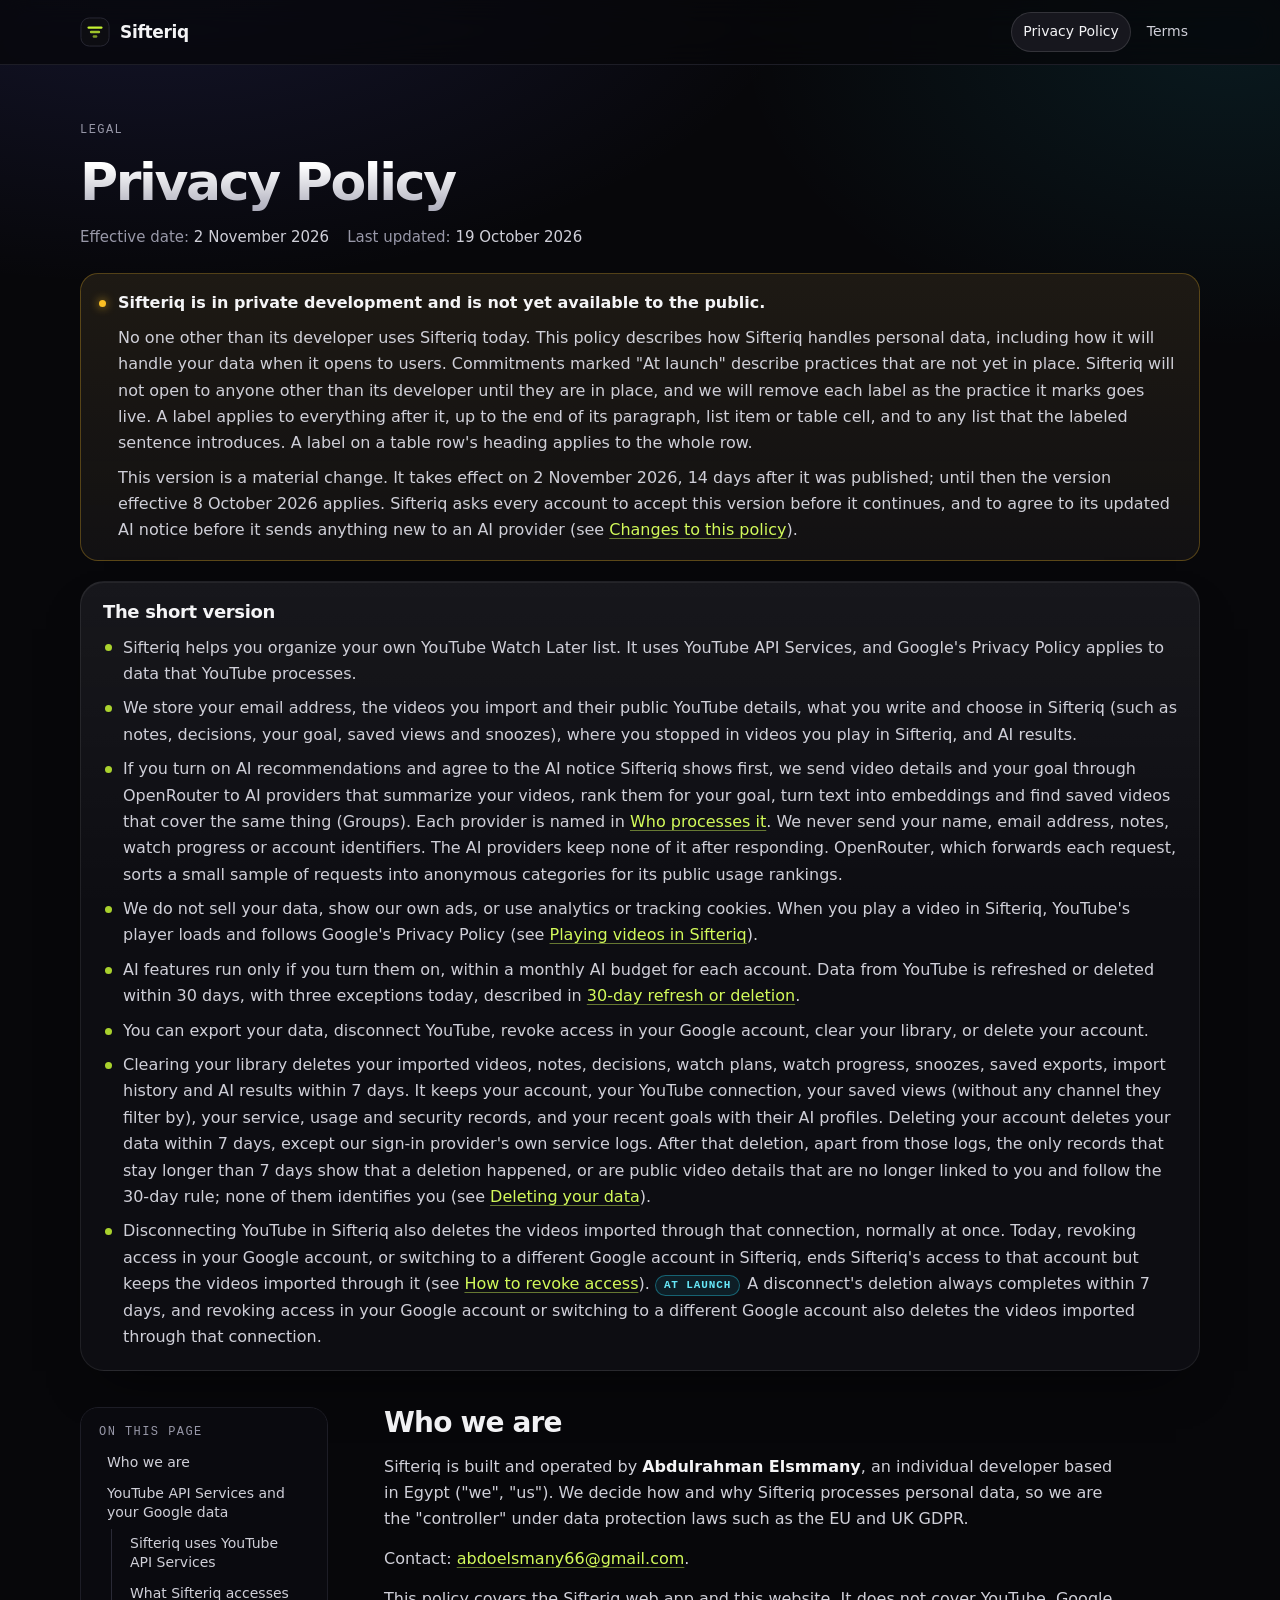
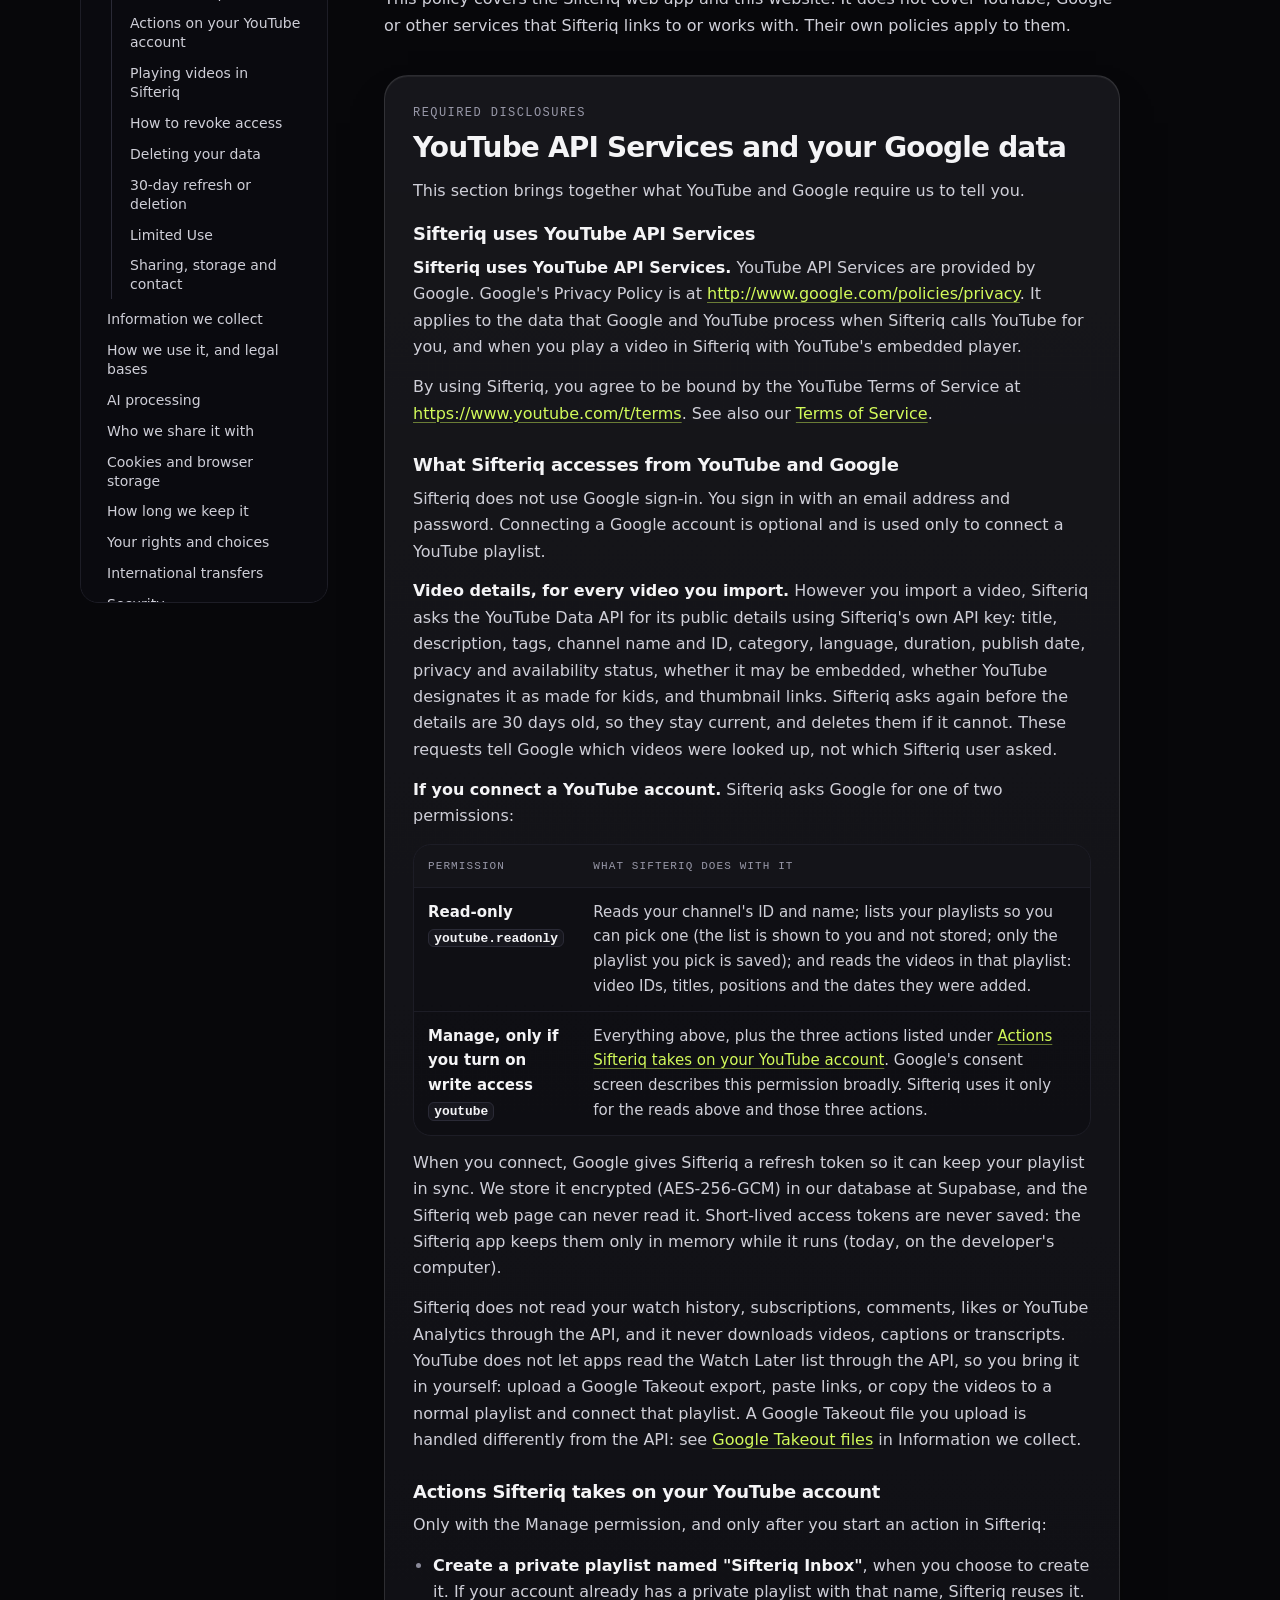
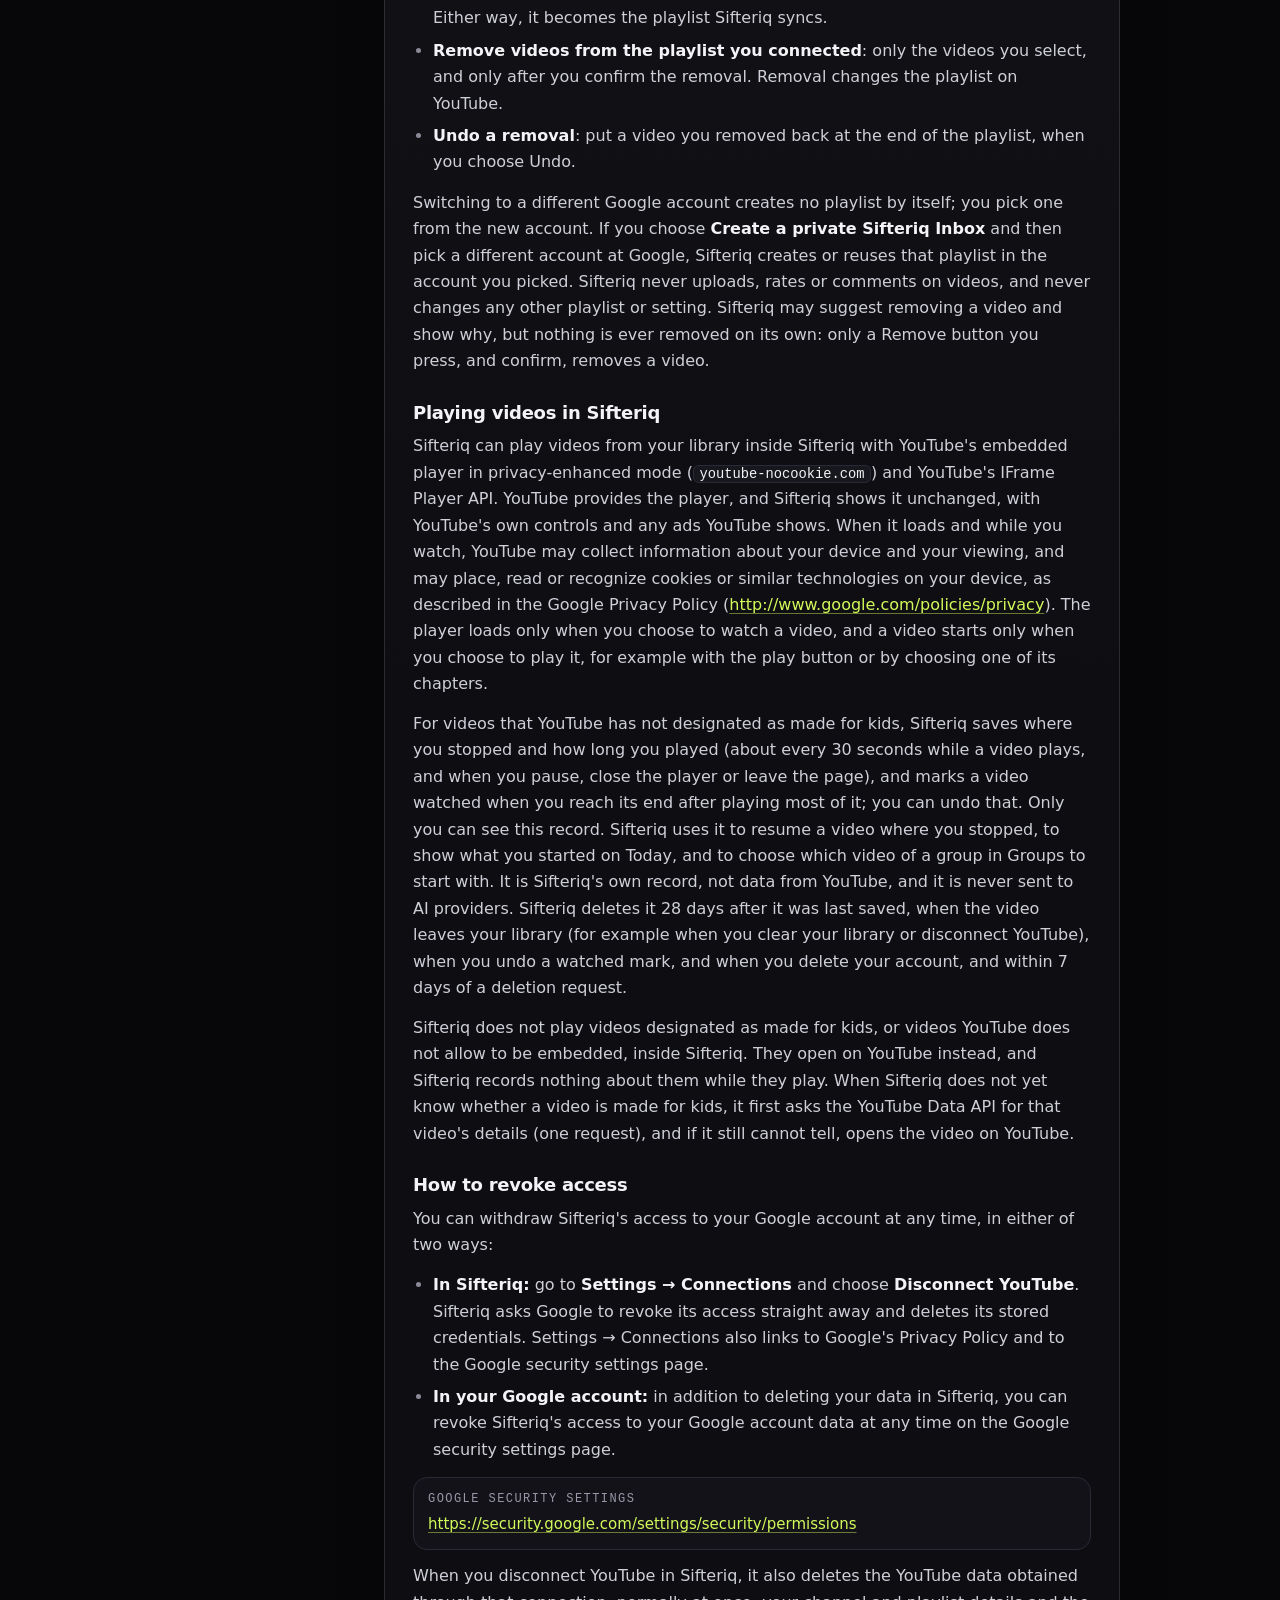
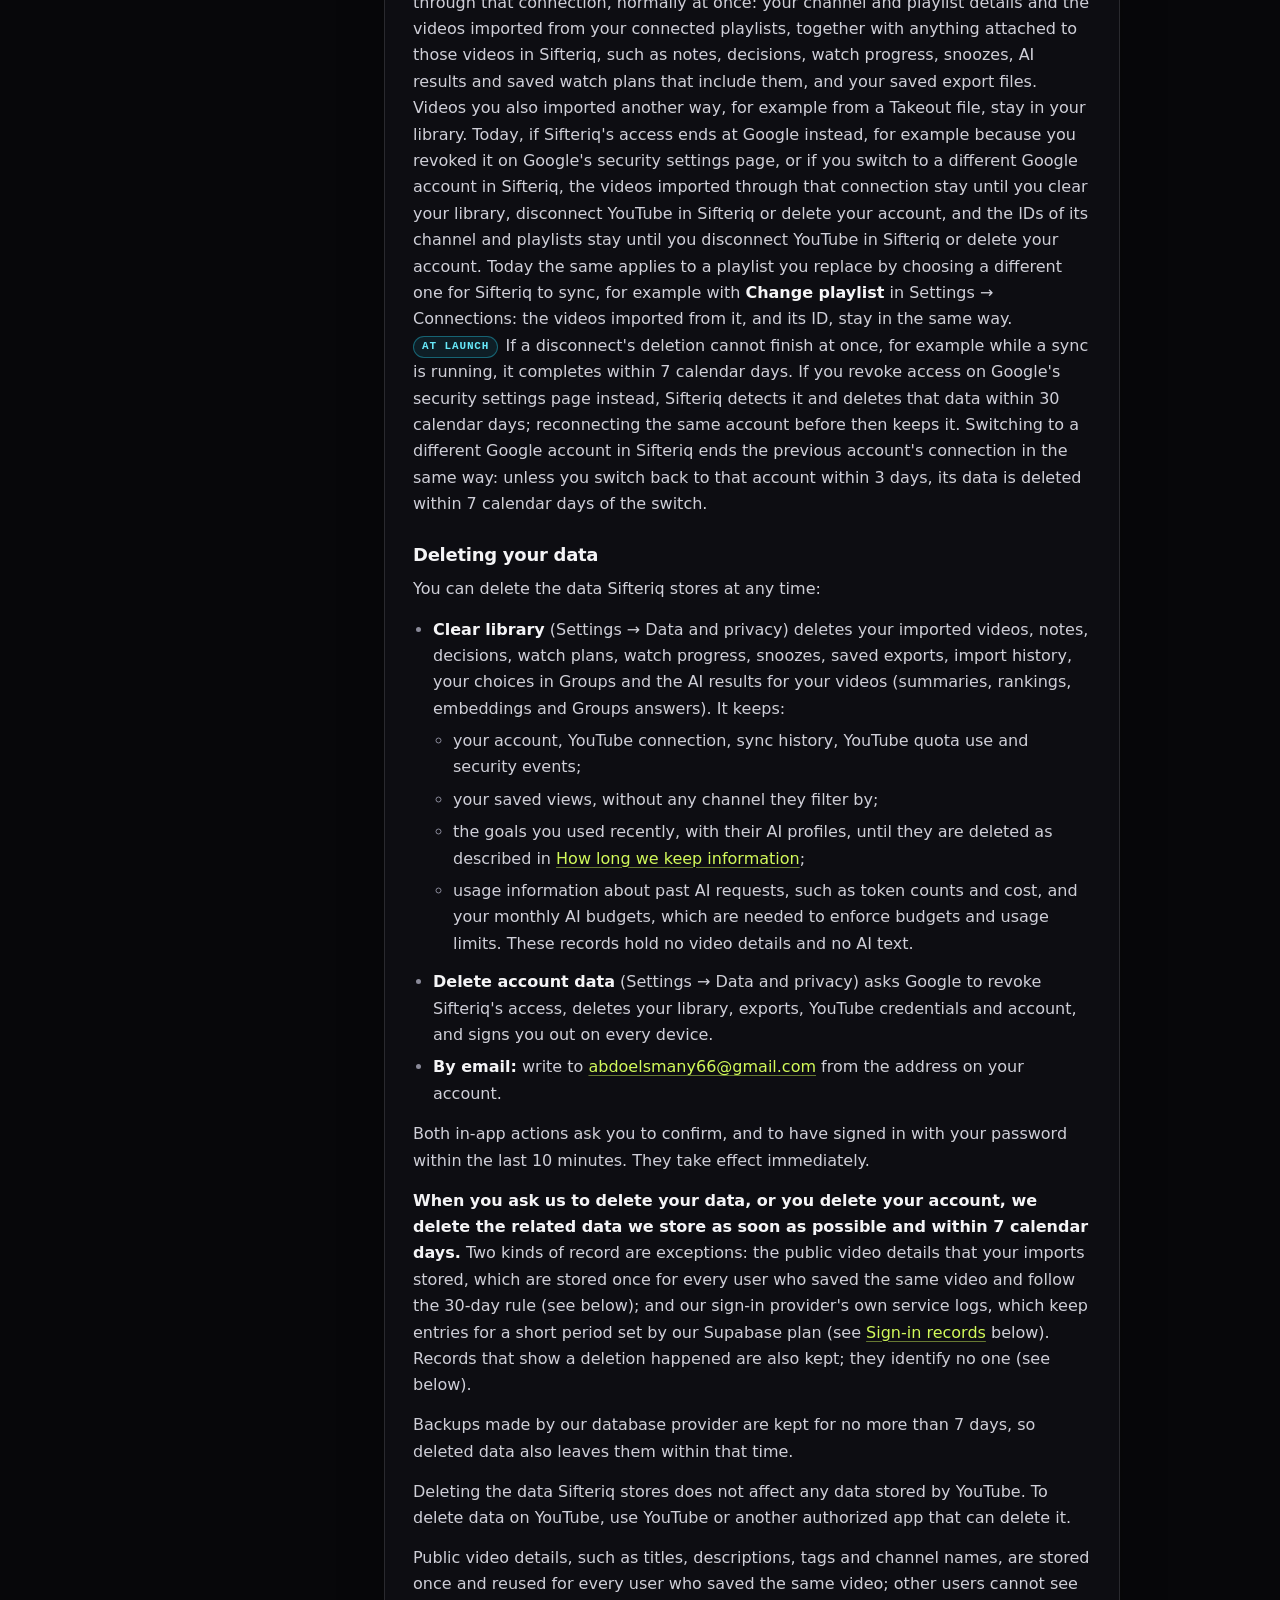
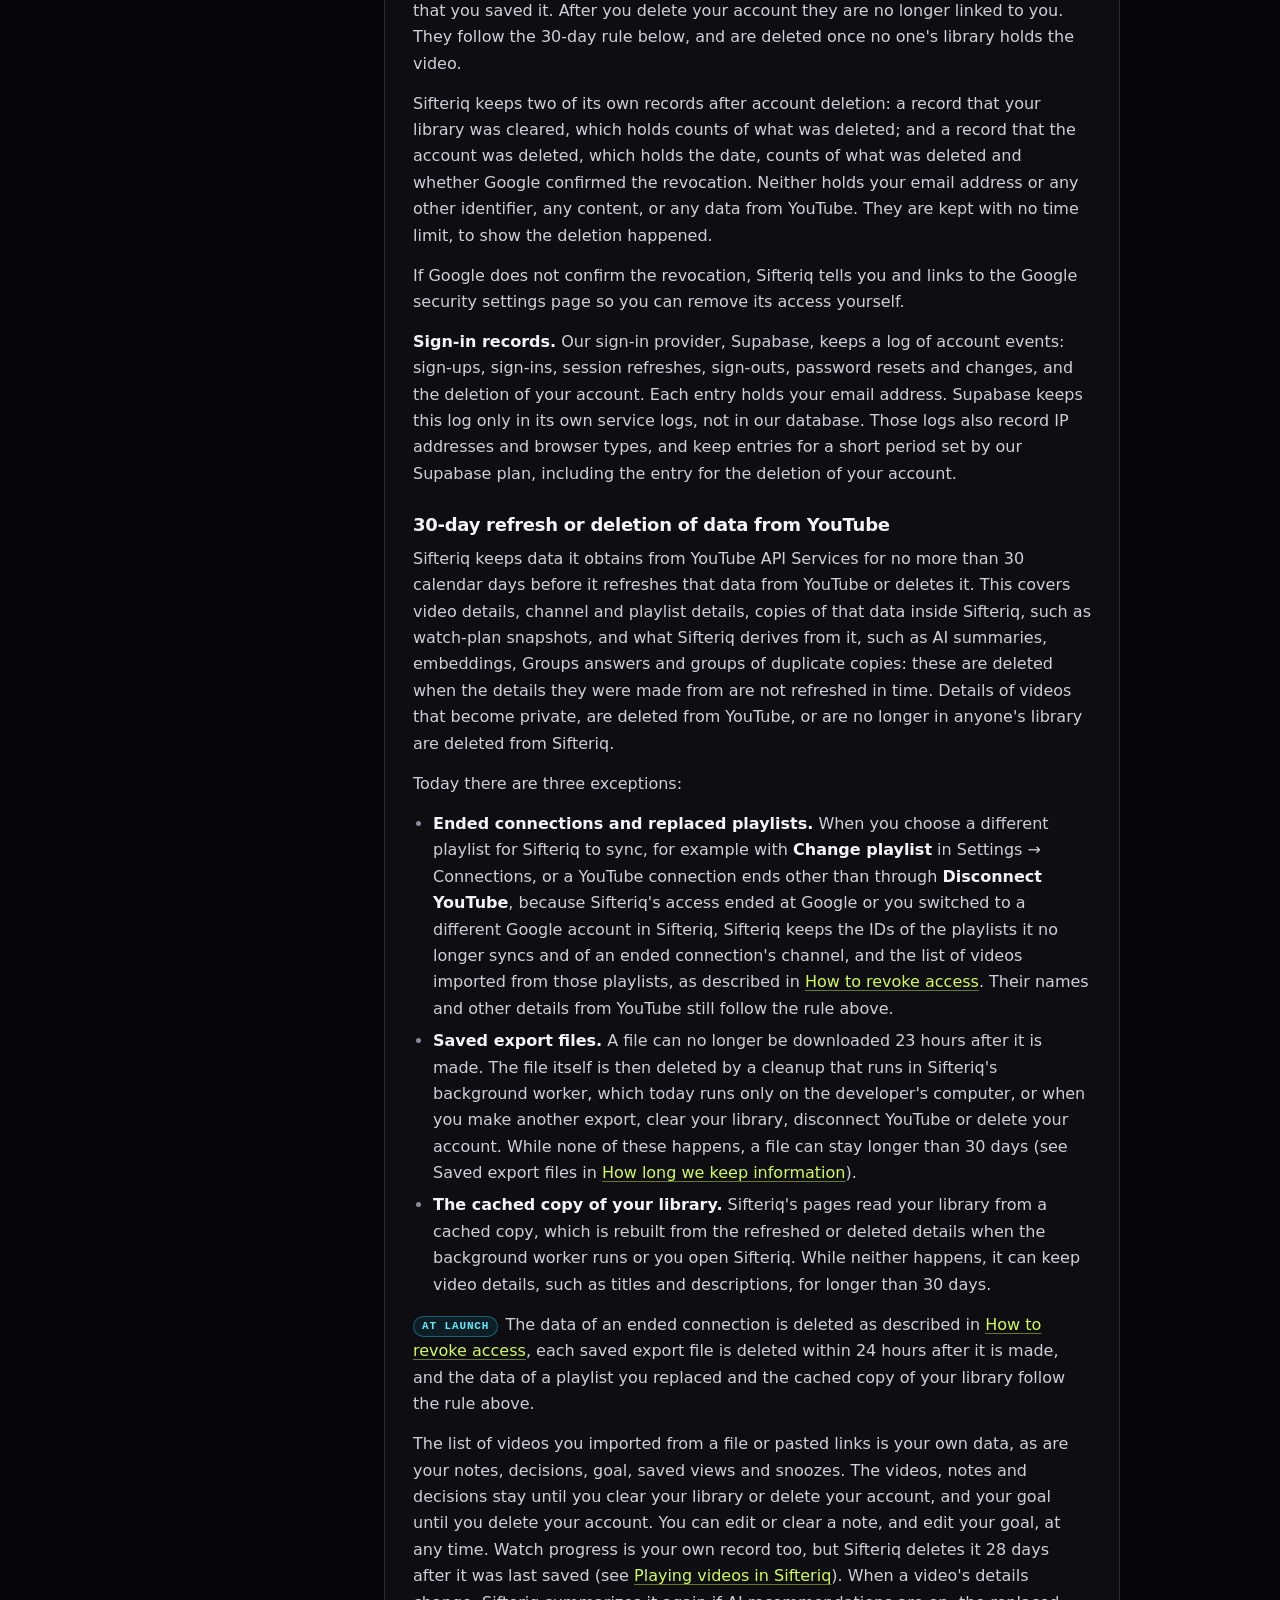
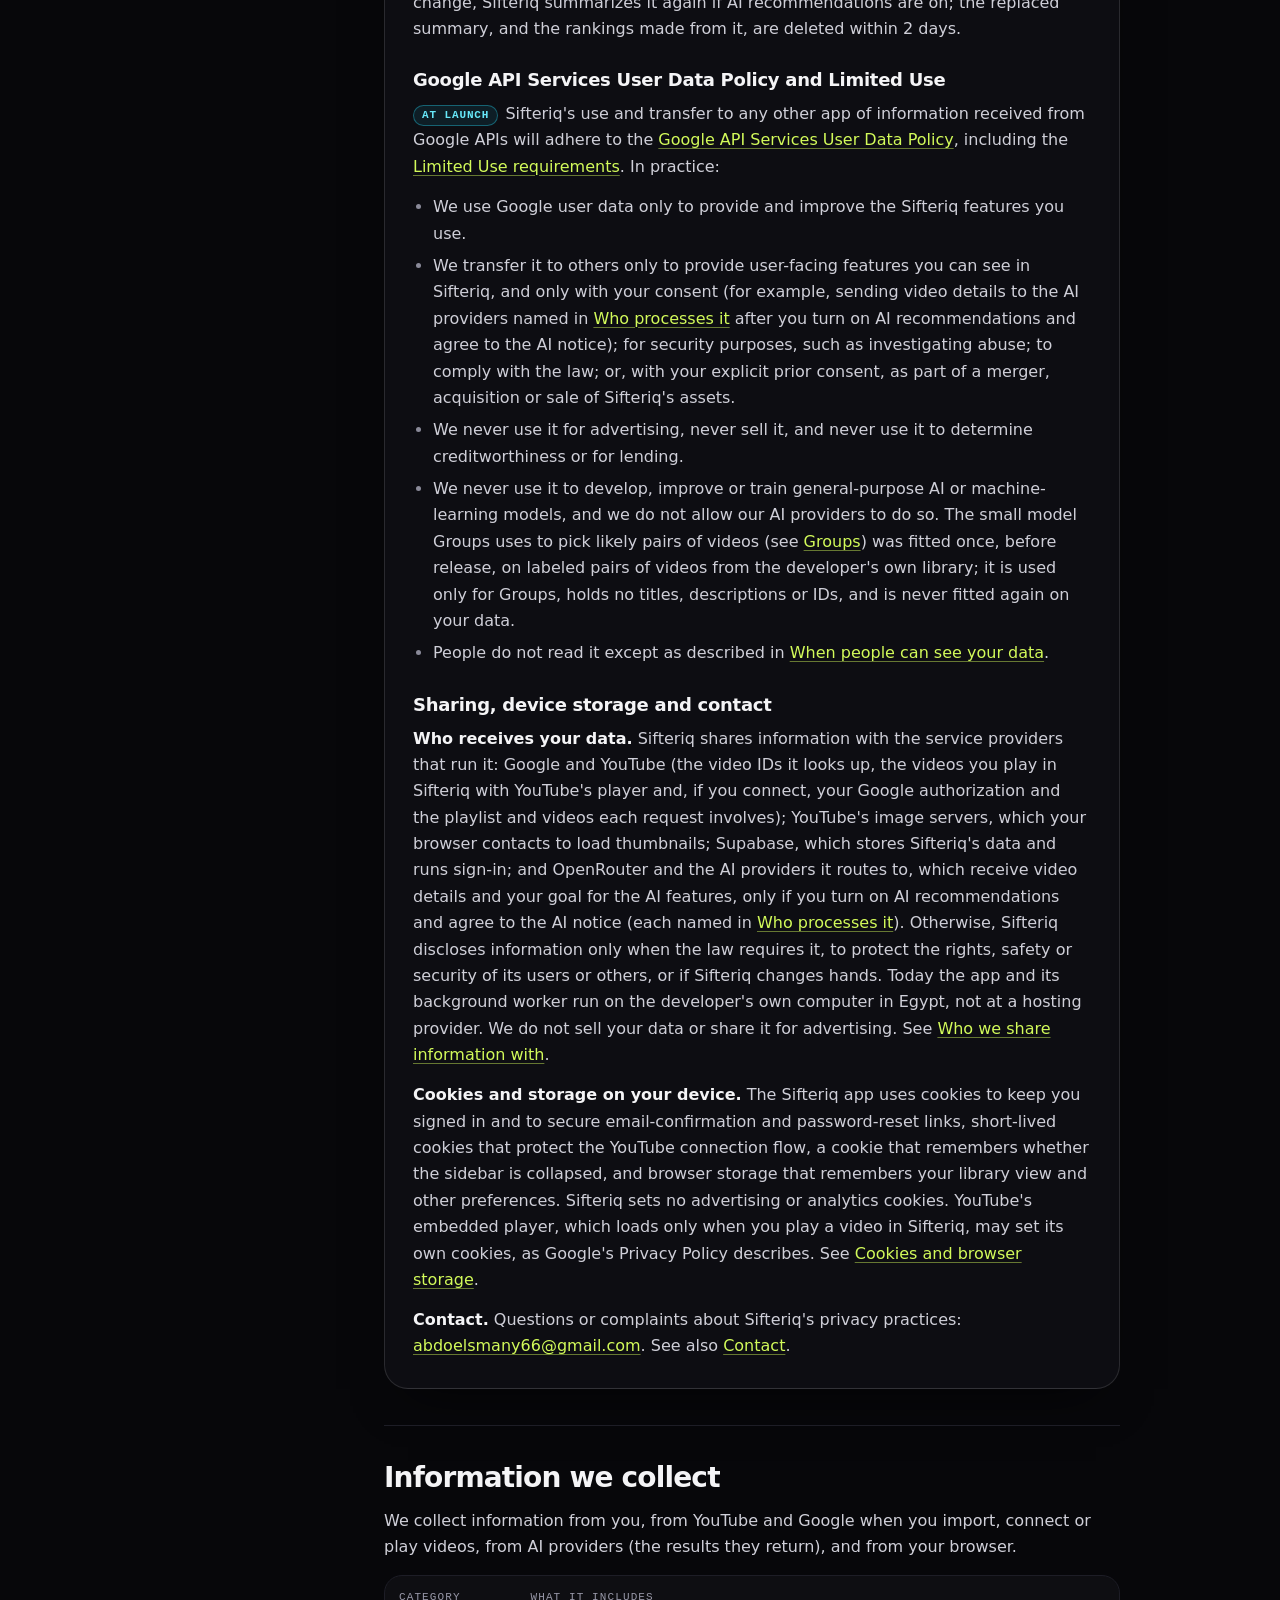
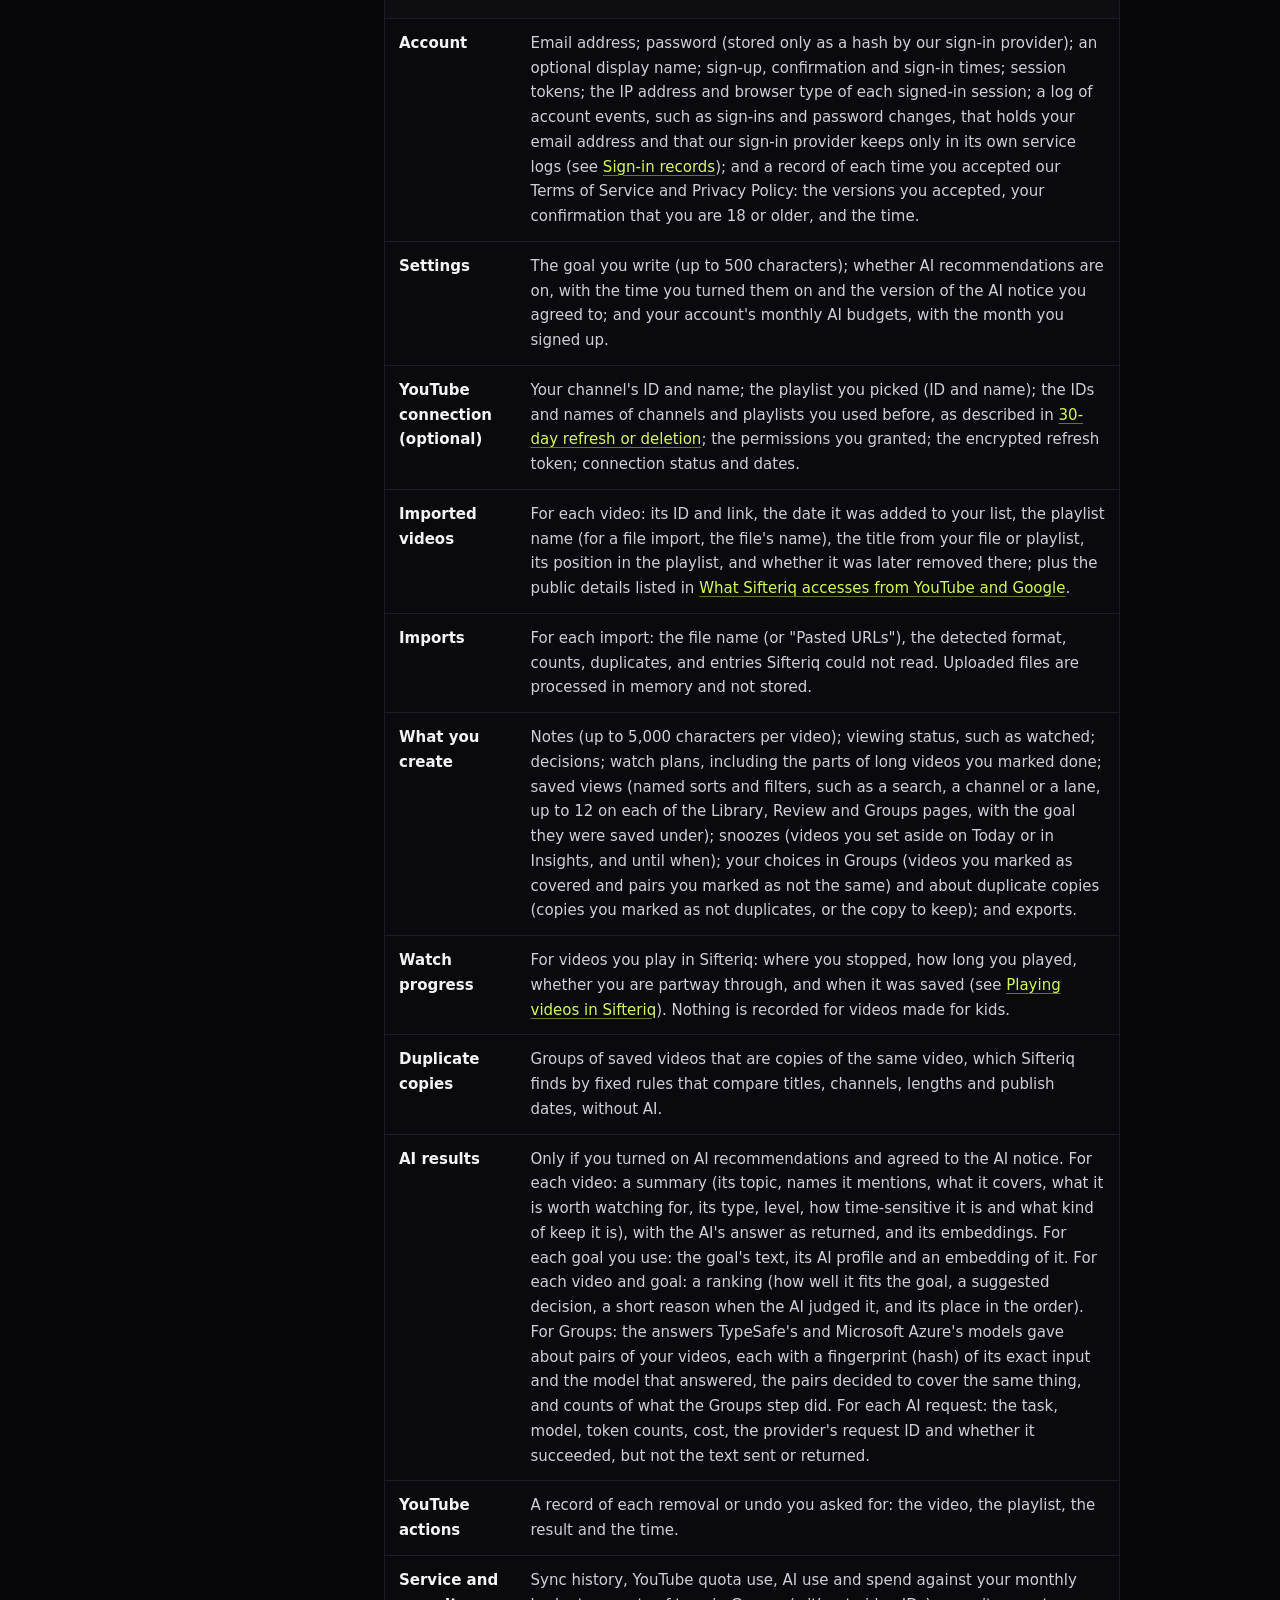
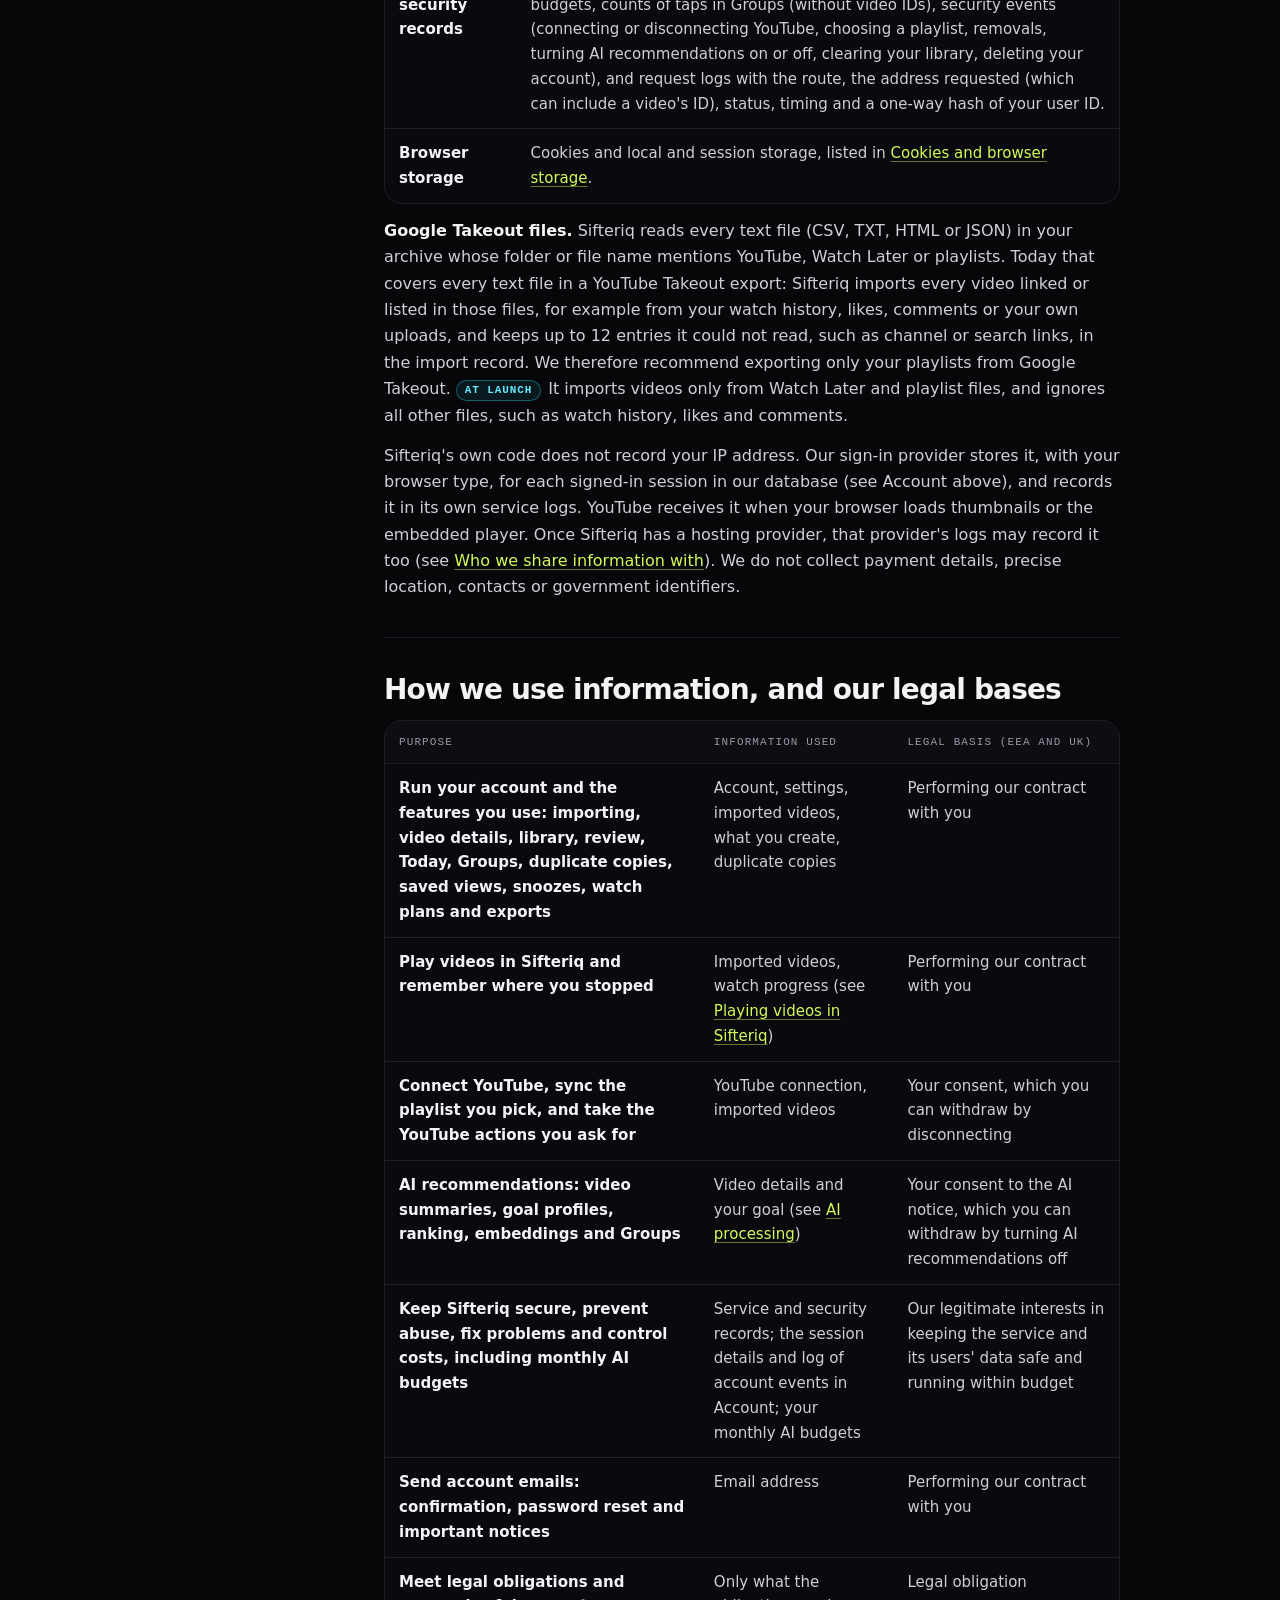
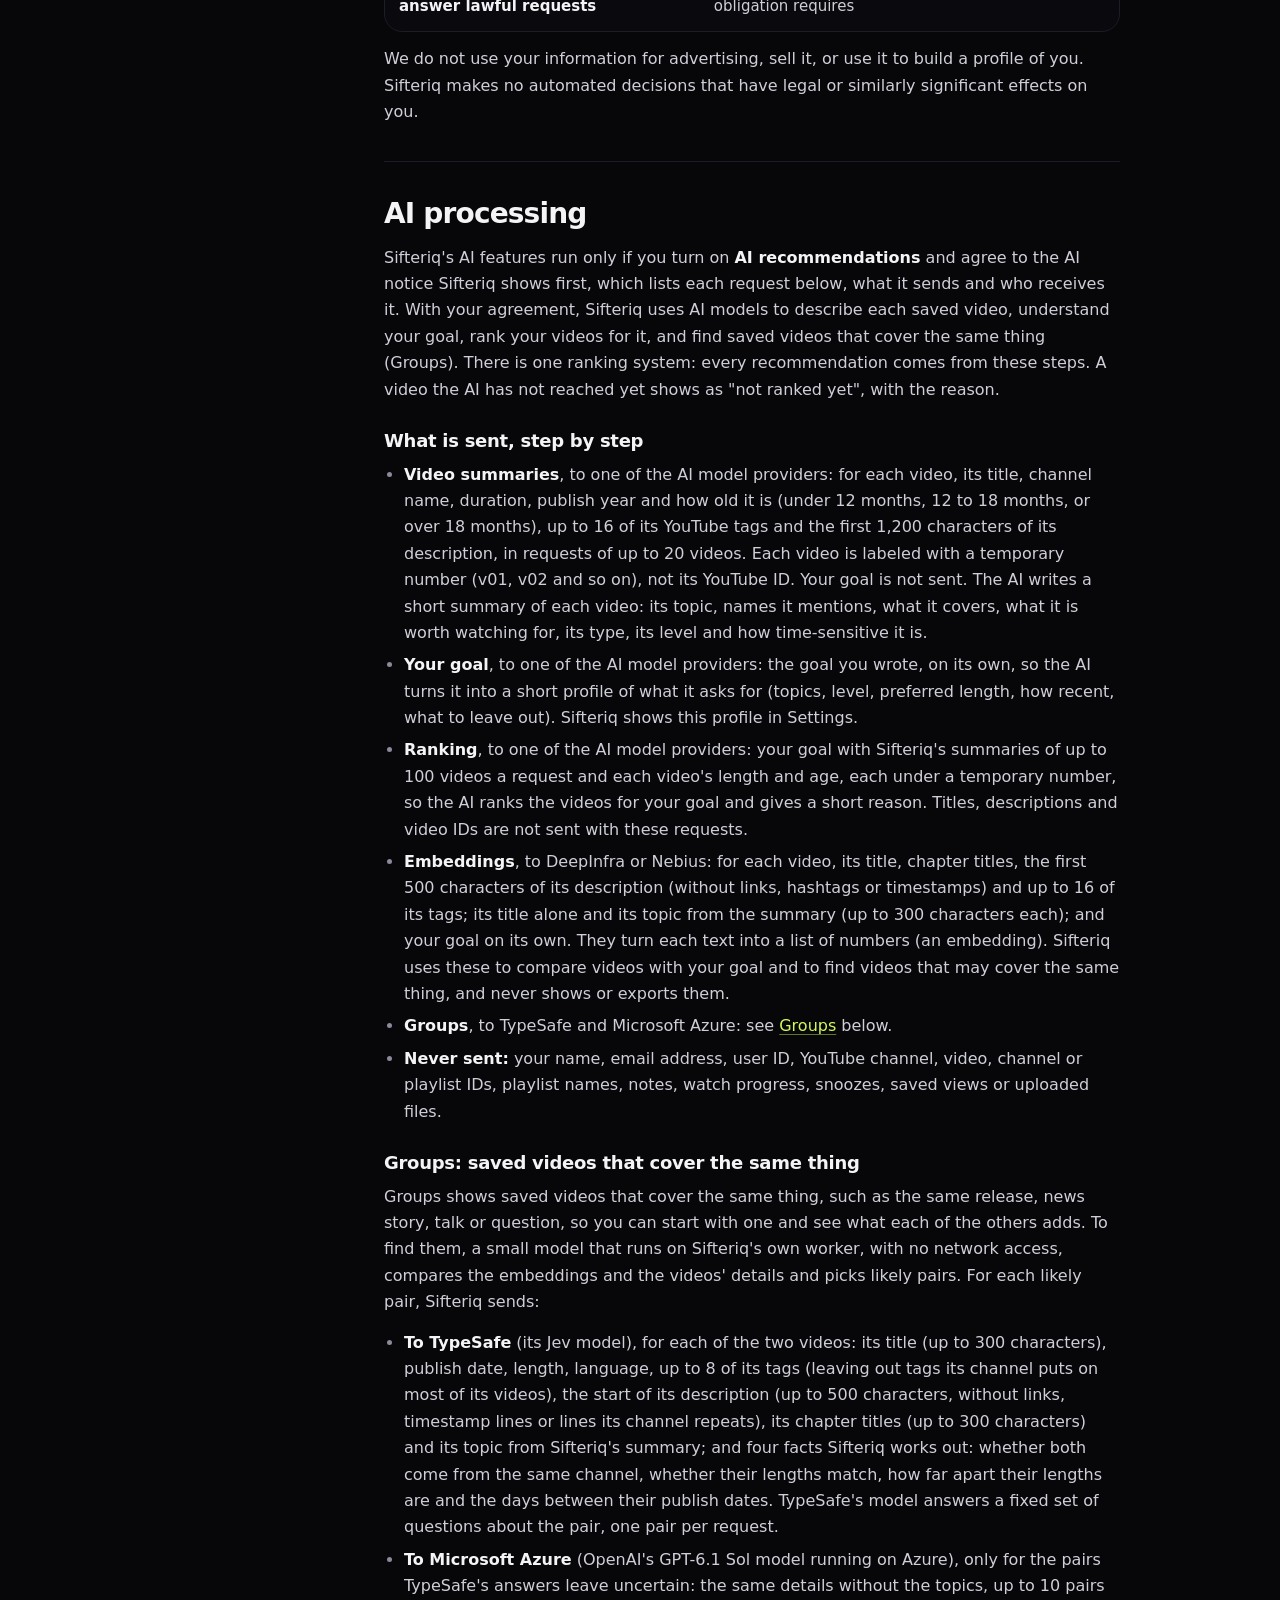
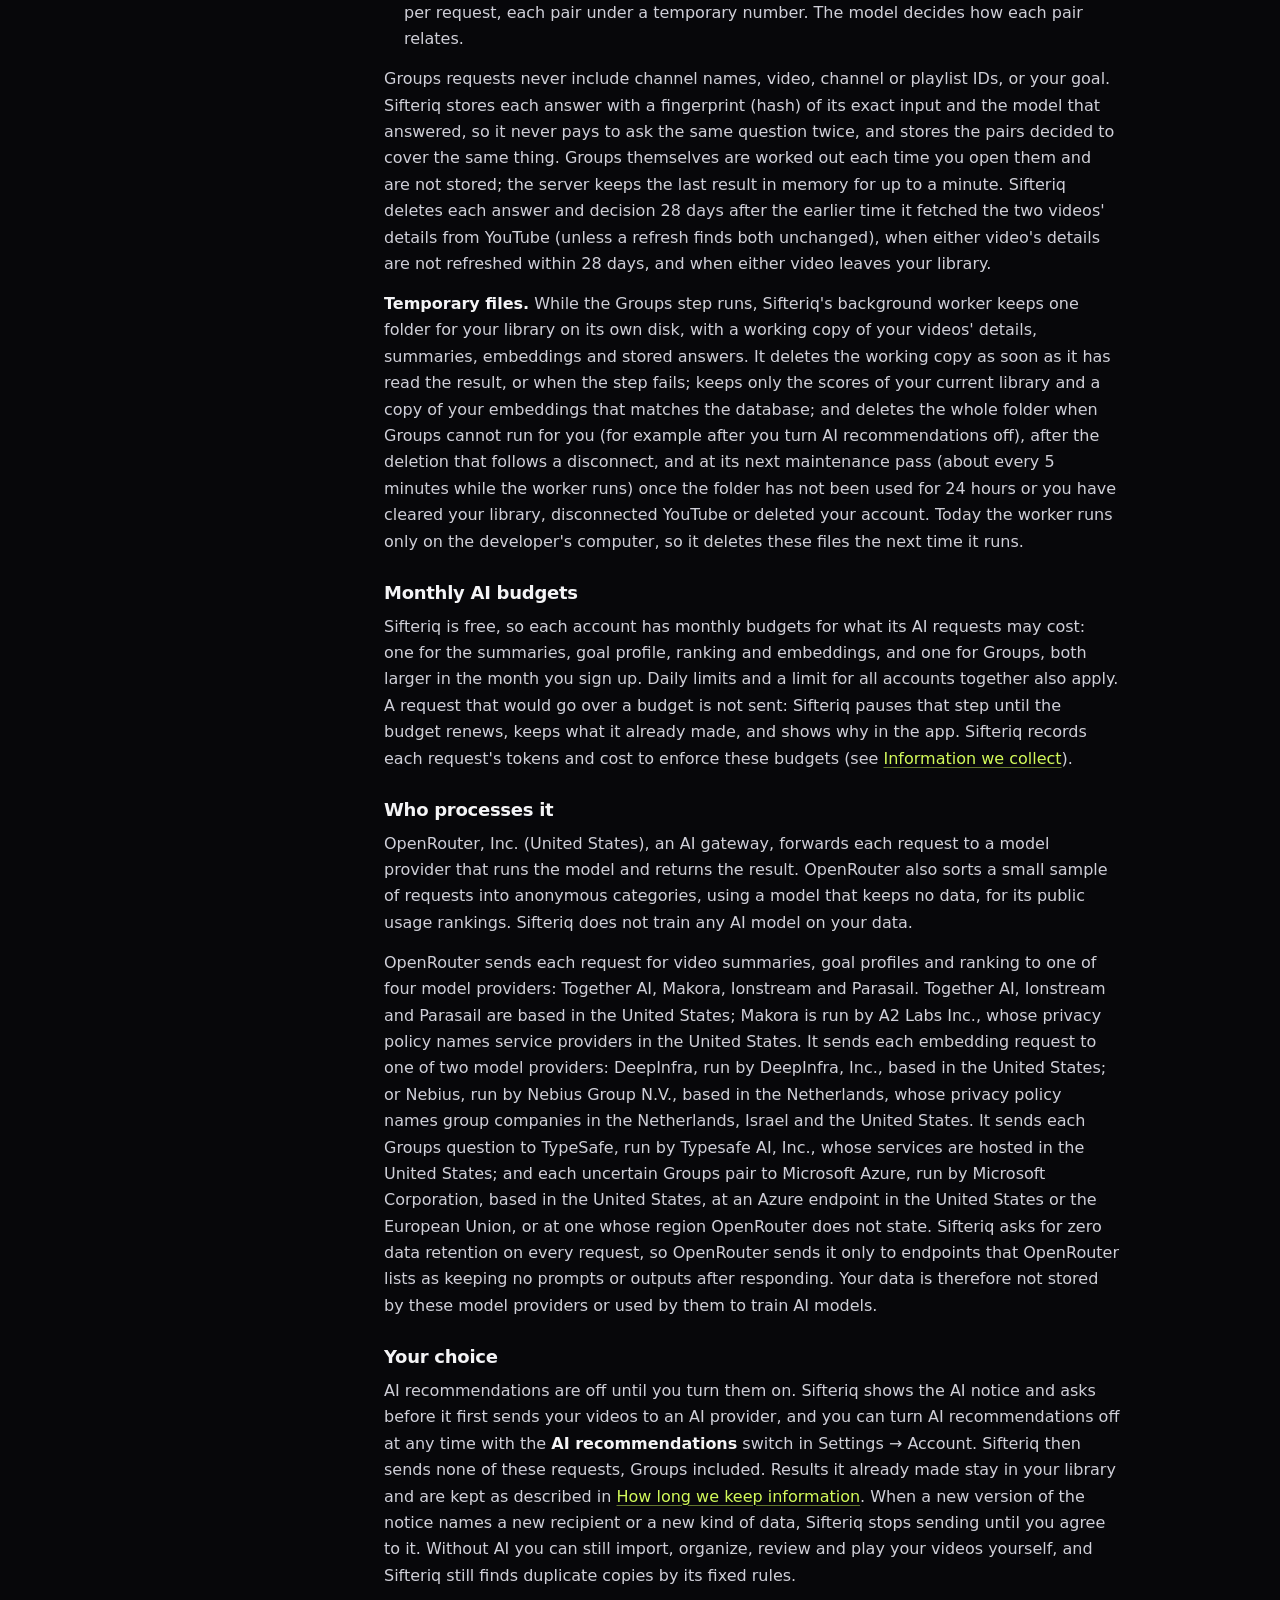
<file: privacy.html>
<!doctype html>
<!-- Not legal advice; reviewed against YouTube API Services Developer Policies on 2026-10-08, rewritten for the current system on 2026-10-19 -->
<html lang="en">
<head>
  <meta charset="utf-8">
  <meta name="viewport" content="width=device-width, initial-scale=1">
  <meta http-equiv="Content-Security-Policy" content="default-src 'none'; style-src 'self'; img-src 'self' data:; base-uri 'none'; form-action 'none'">
  <title>Privacy Policy · Sifteriq</title>
  <meta name="description" content="How Sifteriq collects, uses, shares and deletes personal data, including data from YouTube API Services and Google accounts.">
  <meta name="color-scheme" content="dark">
  <meta name="theme-color" content="#07070a">
  <link rel="canonical" href="https://abdulrahman-elsmmany.github.io/sifteriq-site/privacy.html">
  <link rel="icon" href="data:image/svg+xml,%3Csvg xmlns='http://www.w3.org/2000/svg' viewBox='0 0 32 32'%3E%3Crect x='1' y='1' width='30' height='30' rx='9' fill='%230d0d12' stroke='%232a2a36'/%3E%3Crect x='8' y='10' width='16' height='2.6' rx='1.3' fill='%23c6f432'/%3E%3Crect x='10.5' y='14.7' width='11' height='2.6' rx='1.3' fill='%23c6f432' fill-opacity='.8'/%3E%3Crect x='13.5' y='19.4' width='5' height='2.6' rx='1.3' fill='%23c6f432' fill-opacity='.6'/%3E%3C/svg%3E">
  <link rel="stylesheet" href="styles.css">
</head>
<body>
  <a class="skip-link" href="#main">Skip to content</a>

  <header class="site-header">
    <div class="wrap">
      <a class="brand" href="./" aria-label="Sifteriq home">
        <svg viewBox="0 0 32 32" aria-hidden="true" focusable="false">
          <rect x="1" y="1" width="30" height="30" rx="9" fill="#0d0d12" stroke="#2a2a36"/>
          <rect x="8" y="10" width="16" height="2.6" rx="1.3" fill="#c6f432"/>
          <rect x="10.5" y="14.7" width="11" height="2.6" rx="1.3" fill="#c6f432" fill-opacity=".8"/>
          <rect x="13.5" y="19.4" width="5" height="2.6" rx="1.3" fill="#c6f432" fill-opacity=".6"/>
        </svg>
        <span class="brand-name">Sifteriq</span>
      </a>
      <nav class="site-nav" aria-label="Main">
        <ul>
          <li><a href="privacy.html" aria-current="page">Privacy Policy</a></li>
          <li><a href="terms.html">Terms</a></li>
        </ul>
      </nav>
    </div>
  </header>

  <main id="main" class="doc">
    <div class="wrap">
      <header class="doc-head">
        <span class="eyebrow">Legal</span>
        <h1 class="text-fade">Privacy Policy</h1>
        <p class="doc-meta">
          <span>Effective date: <strong><time datetime="2026-11-02">2 November 2026</time></strong></span>
          <span>Last updated: <strong><time datetime="2026-10-19">19 October 2026</time></strong></span>
        </p>
      </header>

      <div class="callout" role="note">
        <span class="dot" aria-hidden="true"></span>
        <div>
          <p class="callout-title">Sifteriq is in private development and is not yet available to the public.</p>
          <p>No one other than its developer uses Sifteriq today. This policy describes how Sifteriq handles personal data, including how it will handle your data when it opens to users. Commitments marked "At launch" describe practices that are not yet in place. Sifteriq will not open to anyone other than its developer until they are in place, and we will remove each label as the practice it marks goes live. A label applies to everything after it, up to the end of its paragraph, list item or table cell, and to any list that the labeled sentence introduces. A label on a table row's heading applies to the whole row.</p>
          <p>This version is a material change. It takes effect on <time datetime="2026-11-02">2 November 2026</time>, 14 days after it was published; until then the version effective 8 October 2026 applies. Sifteriq asks every account to accept this version before it continues, and to agree to its updated AI notice before it sends anything new to an AI provider (see <a href="#changes">Changes to this policy</a>).</p>
        </div>
      </div>

      <section class="summary glass" aria-labelledby="summary-title">
        <h2 id="summary-title">The short version</h2>
        <ul class="tick-list">
          <li>Sifteriq helps you organize your own YouTube Watch Later list. It uses YouTube API Services, and Google's Privacy Policy applies to data that YouTube processes.</li>
          <li>We store your email address, the videos you import and their public YouTube details, what you write and choose in Sifteriq (such as notes, decisions, your goal, saved views and snoozes), where you stopped in videos you play in Sifteriq, and AI results.</li>
          <li>If you turn on AI recommendations and agree to the AI notice Sifteriq shows first, we send video details and your goal through OpenRouter to AI providers that summarize your videos, rank them for your goal, turn text into embeddings and find saved videos that cover the same thing (Groups). Each provider is named in <a href="#ai-who">Who processes it</a>. We never send your name, email address, notes, watch progress or account identifiers. The AI providers keep none of it after responding. OpenRouter, which forwards each request, sorts a small sample of requests into anonymous categories for its public usage rankings.</li>
          <li>We do not sell your data, show our own ads, or use analytics or tracking cookies. When you play a video in Sifteriq, YouTube's player loads and follows Google's Privacy Policy (see <a href="#yt-player">Playing videos in Sifteriq</a>).</li>
          <li>AI features run only if you turn them on, within a monthly AI budget for each account. Data from YouTube is refreshed or deleted within 30 days, with three exceptions today, described in <a href="#thirty-days">30-day refresh or deletion</a>.</li>
          <li>You can export your data, disconnect YouTube, revoke access in your Google account, clear your library, or delete your account.</li>
          <li>Clearing your library deletes your imported videos, notes, decisions, watch plans, watch progress, snoozes, saved exports, import history and AI results within 7 days. It keeps your account, your YouTube connection, your saved views (without any channel they filter by), your service, usage and security records, and your recent goals with their AI profiles. Deleting your account deletes your data within 7 days, except our sign-in provider's own service logs. After that deletion, apart from those logs, the only records that stay longer than 7 days show that a deletion happened, or are public video details that are no longer linked to you and follow the 30-day rule; none of them identifies you (see <a href="#delete">Deleting your data</a>).</li>
          <li>Disconnecting YouTube in Sifteriq also deletes the videos imported through that connection, normally at once. Today, revoking access in your Google account, or switching to a different Google account in Sifteriq, ends Sifteriq's access to that account but keeps the videos imported through it (see <a href="#revoke">How to revoke access</a>). <span class="launch">At launch</span> A disconnect's deletion always completes within 7 days, and revoking access in your Google account or switching to a different Google account also deletes the videos imported through that connection.</li>
        </ul>
      </section>

      <div class="doc-layout">
        <nav class="toc" aria-labelledby="toc-title">
          <h2 id="toc-title">On this page</h2>
          <ol>
            <li><a href="#who">Who we are</a></li>
            <li>
              <a href="#youtube">YouTube API Services and your Google data</a>
              <ol>
                <li><a href="#yt-uses">Sifteriq uses YouTube API Services</a></li>
                <li><a href="#yt-access">What Sifteriq accesses</a></li>
                <li><a href="#yt-actions">Actions on your YouTube account</a></li>
                <li><a href="#yt-player">Playing videos in Sifteriq</a></li>
                <li><a href="#revoke">How to revoke access</a></li>
                <li><a href="#delete">Deleting your data</a></li>
                <li><a href="#thirty-days">30-day refresh or deletion</a></li>
                <li><a href="#limited-use">Limited Use</a></li>
                <li><a href="#yt-sharing">Sharing, storage and contact</a></li>
              </ol>
            </li>
            <li><a href="#collect">Information we collect</a></li>
            <li><a href="#use">How we use it, and legal bases</a></li>
            <li><a href="#ai">AI processing</a></li>
            <li><a href="#sharing">Who we share it with</a></li>
            <li><a href="#cookies">Cookies and browser storage</a></li>
            <li><a href="#retention">How long we keep it</a></li>
            <li><a href="#rights">Your rights and choices</a></li>
            <li><a href="#transfers">International transfers</a></li>
            <li><a href="#security">Security</a></li>
            <li><a href="#people">When people can see your data</a></li>
            <li><a href="#children">Children</a></li>
            <li><a href="#website">This website</a></li>
            <li><a href="#dnt">Do Not Track</a></li>
            <li><a href="#changes">Changes to this policy</a></li>
            <li><a href="#contact">Contact</a></li>
          </ol>
        </nav>

        <article class="prose">
          <section aria-labelledby="who">
            <h2 id="who">Who we are</h2>
            <p>Sifteriq is built and operated by <strong>Abdulrahman Elsmmany</strong>, an individual developer based in Egypt ("we", "us"). We decide how and why Sifteriq processes personal data, so we are the "controller" under data protection laws such as the EU and UK GDPR.</p>
            <p>Contact: <a href="mailto:abdoelsmany66@gmail.com">abdoelsmany66@gmail.com</a>.</p>
            <p>This policy covers the Sifteriq web app and this website. It does not cover YouTube, Google or other services that Sifteriq links to or works with. Their own policies apply to them.</p>
          </section>

          <section class="yt-group" aria-labelledby="youtube">
            <span class="eyebrow">Required disclosures</span>
            <h2 id="youtube">YouTube API Services and your Google data</h2>
            <p>This section brings together what YouTube and Google require us to tell you.</p>

            <h3 id="yt-uses">Sifteriq uses YouTube API Services</h3>
            <p><strong>Sifteriq uses YouTube API Services.</strong> YouTube API Services are provided by Google. Google's Privacy Policy is at <a href="http://www.google.com/policies/privacy">http://www.google.com/policies/privacy</a>. It applies to the data that Google and YouTube process when Sifteriq calls YouTube for you, and when you play a video in Sifteriq with YouTube's embedded player.</p>
            <p>By using Sifteriq, you agree to be bound by the YouTube Terms of Service at <a href="https://www.youtube.com/t/terms">https://www.youtube.com/t/terms</a>. See also our <a href="terms.html">Terms of Service</a>.</p>

            <h3 id="yt-access">What Sifteriq accesses from YouTube and Google</h3>
            <p>Sifteriq does not use Google sign-in. You sign in with an email address and password. Connecting a Google account is optional and is used only to connect a YouTube playlist.</p>
            <p><strong>Video details, for every video you import.</strong> However you import a video, Sifteriq asks the YouTube Data API for its public details using Sifteriq's own API key: title, description, tags, channel name and ID, category, language, duration, publish date, privacy and availability status, whether it may be embedded, whether YouTube designates it as made for kids, and thumbnail links. Sifteriq asks again before the details are 30 days old, so they stay current, and deletes them if it cannot. These requests tell Google which videos were looked up, not which Sifteriq user asked.</p>
            <p><strong>If you connect a YouTube account.</strong> Sifteriq asks Google for one of two permissions:</p>
            <div class="table-wrap">
              <table class="stack">
                <thead>
                  <tr><th scope="col">Permission</th><th scope="col">What Sifteriq does with it</th></tr>
                </thead>
                <tbody>
                  <tr>
                    <th scope="row">Read-only<br><code>youtube.readonly</code></th>
                    <td data-label="What Sifteriq does with it">Reads your channel's ID and name; lists your playlists so you can pick one (the list is shown to you and not stored; only the playlist you pick is saved); and reads the videos in that playlist: video IDs, titles, positions and the dates they were added.</td>
                  </tr>
                  <tr>
                    <th scope="row">Manage, only if you turn on write access<br><code>youtube</code></th>
                    <td data-label="What Sifteriq does with it">Everything above, plus the three actions listed under <a href="#yt-actions">Actions Sifteriq takes on your YouTube account</a>. Google's consent screen describes this permission broadly. Sifteriq uses it only for the reads above and those three actions.</td>
                  </tr>
                </tbody>
              </table>
            </div>
            <p>When you connect, Google gives Sifteriq a refresh token so it can keep your playlist in sync. We store it encrypted (AES-256-GCM) in our database at Supabase, and the Sifteriq web page can never read it. Short-lived access tokens are never saved: the Sifteriq app keeps them only in memory while it runs (today, on the developer's computer).</p>
            <p>Sifteriq does not read your watch history, subscriptions, comments, likes or YouTube Analytics through the API, and it never downloads videos, captions or transcripts. YouTube does not let apps read the Watch Later list through the API, so you bring it in yourself: upload a Google Takeout export, paste links, or copy the videos to a normal playlist and connect that playlist. A Google Takeout file you upload is handled differently from the API: see <a href="#takeout">Google Takeout files</a> in Information we collect.</p>

            <h3 id="yt-actions">Actions Sifteriq takes on your YouTube account</h3>
            <p>Only with the Manage permission, and only after you start an action in Sifteriq:</p>
            <ul>
              <li><strong>Create a private playlist named "Sifteriq Inbox"</strong>, when you choose to create it. If your account already has a private playlist with that name, Sifteriq reuses it. Either way, it becomes the playlist Sifteriq syncs.</li>
              <li><strong>Remove videos from the playlist you connected</strong>: only the videos you select, and only after you confirm the removal. Removal changes the playlist on YouTube.</li>
              <li><strong>Undo a removal</strong>: put a video you removed back at the end of the playlist, when you choose Undo.</li>
            </ul>
            <p>Switching to a different Google account creates no playlist by itself; you pick one from the new account. If you choose <strong>Create a private Sifteriq Inbox</strong> and then pick a different account at Google, Sifteriq creates or reuses that playlist in the account you picked. Sifteriq never uploads, rates or comments on videos, and never changes any other playlist or setting. Sifteriq may suggest removing a video and show why, but nothing is ever removed on its own: only a Remove button you press, and confirm, removes a video.</p>

            <h3 id="yt-player">Playing videos in Sifteriq</h3>
            <p>Sifteriq can play videos from your library inside Sifteriq with YouTube's embedded player in privacy-enhanced mode (<code>youtube-nocookie.com</code>) and YouTube's IFrame Player API. YouTube provides the player, and Sifteriq shows it unchanged, with YouTube's own controls and any ads YouTube shows. When it loads and while you watch, YouTube may collect information about your device and your viewing, and may place, read or recognize cookies or similar technologies on your device, as described in the Google Privacy Policy (<a href="http://www.google.com/policies/privacy">http://www.google.com/policies/privacy</a>). The player loads only when you choose to watch a video, and a video starts only when you choose to play it, for example with the play button or by choosing one of its chapters.</p>
            <p>For videos that YouTube has not designated as made for kids, Sifteriq saves where you stopped and how long you played (about every 30 seconds while a video plays, and when you pause, close the player or leave the page), and marks a video watched when you reach its end after playing most of it; you can undo that. Only you can see this record. Sifteriq uses it to resume a video where you stopped, to show what you started on Today, and to choose which video of a group in Groups to start with. It is Sifteriq's own record, not data from YouTube, and it is never sent to AI providers. Sifteriq deletes it 28 days after it was last saved, when the video leaves your library (for example when you clear your library or disconnect YouTube), when you undo a watched mark, and when you delete your account, and within 7 days of a deletion request.</p>
            <p>Sifteriq does not play videos designated as made for kids, or videos YouTube does not allow to be embedded, inside Sifteriq. They open on YouTube instead, and Sifteriq records nothing about them while they play. When Sifteriq does not yet know whether a video is made for kids, it first asks the YouTube Data API for that video's details (one request), and if it still cannot tell, opens the video on YouTube.</p>

            <h3 id="revoke">How to revoke access</h3>
            <p>You can withdraw Sifteriq's access to your Google account at any time, in either of two ways:</p>
            <ul>
              <li><strong>In Sifteriq:</strong> go to <strong>Settings → Connections</strong> and choose <strong>Disconnect YouTube</strong>. Sifteriq asks Google to revoke its access straight away and deletes its stored credentials. Settings → Connections also links to Google's Privacy Policy and to the Google security settings page.</li>
              <li><strong>In your Google account:</strong> in addition to deleting your data in Sifteriq, you can revoke Sifteriq's access to your Google account data at any time on the Google security settings page.</li>
            </ul>
            <p class="key-link"><span class="eyebrow">Google security settings</span><a href="https://security.google.com/settings/security/permissions">https://security.google.com/settings/security/permissions</a></p>
            <p>When you disconnect YouTube in Sifteriq, it also deletes the YouTube data obtained through that connection, normally at once: your channel and playlist details and the videos imported from your connected playlists, together with anything attached to those videos in Sifteriq, such as notes, decisions, watch progress, snoozes, AI results and saved watch plans that include them, and your saved export files. Videos you also imported another way, for example from a Takeout file, stay in your library. Today, if Sifteriq's access ends at Google instead, for example because you revoked it on Google's security settings page, or if you switch to a different Google account in Sifteriq, the videos imported through that connection stay until you clear your library, disconnect YouTube in Sifteriq or delete your account, and the IDs of its channel and playlists stay until you disconnect YouTube in Sifteriq or delete your account. Today the same applies to a playlist you replace by choosing a different one for Sifteriq to sync, for example with <strong>Change playlist</strong> in Settings → Connections: the videos imported from it, and its ID, stay in the same way. <span class="launch">At launch</span> If a disconnect's deletion cannot finish at once, for example while a sync is running, it completes within 7 calendar days. If you revoke access on Google's security settings page instead, Sifteriq detects it and deletes that data within 30 calendar days; reconnecting the same account before then keeps it. Switching to a different Google account in Sifteriq ends the previous account's connection in the same way: unless you switch back to that account within 3 days, its data is deleted within 7 calendar days of the switch.</p>

            <h3 id="delete">Deleting your data</h3>
            <p>You can delete the data Sifteriq stores at any time:</p>
            <ul>
              <li><strong>Clear library</strong> (Settings → Data and privacy) deletes your imported videos, notes, decisions, watch plans, watch progress, snoozes, saved exports, import history, your choices in Groups and the AI results for your videos (summaries, rankings, embeddings and Groups answers). It keeps:
                <ul>
                  <li>your account, YouTube connection, sync history, YouTube quota use and security events;</li>
                  <li>your saved views, without any channel they filter by;</li>
                  <li>the goals you used recently, with their AI profiles, until they are deleted as described in <a href="#retention">How long we keep information</a>;</li>
                  <li>usage information about past AI requests, such as token counts and cost, and your monthly AI budgets, which are needed to enforce budgets and usage limits. These records hold no video details and no AI text.</li>
                </ul>
              </li>
              <li><strong>Delete account data</strong> (Settings → Data and privacy) asks Google to revoke Sifteriq's access, deletes your library, exports, YouTube credentials and account, and signs you out on every device.</li>
              <li><strong>By email:</strong> write to <a href="mailto:abdoelsmany66@gmail.com">abdoelsmany66@gmail.com</a> from the address on your account.</li>
            </ul>
            <p>Both in-app actions ask you to confirm, and to have signed in with your password within the last 10 minutes. They take effect immediately.</p>
            <p><strong>When you ask us to delete your data, or you delete your account, we delete the related data we store as soon as possible and within 7 calendar days.</strong> Two kinds of record are exceptions: the public video details that your imports stored, which are stored once for every user who saved the same video and follow the 30-day rule (see below); and our sign-in provider's own service logs, which keep entries for a short period set by our Supabase plan (see <a href="#sign-in-records">Sign-in records</a> below). Records that show a deletion happened are also kept; they identify no one (see below).</p>
            <p>Backups made by our database provider are kept for no more than 7 days, so deleted data also leaves them within that time.</p>
            <p>Deleting the data Sifteriq stores does not affect any data stored by YouTube. To delete data on YouTube, use YouTube or another authorized app that can delete it.</p>
            <p>Public video details, such as titles, descriptions, tags and channel names, are stored once and reused for every user who saved the same video; other users cannot see that you saved it. After you delete your account they are no longer linked to you. They follow the 30-day rule below, and are deleted once no one's library holds the video.</p>
            <p>Sifteriq keeps two of its own records after account deletion: a record that your library was cleared, which holds counts of what was deleted; and a record that the account was deleted, which holds the date, counts of what was deleted and whether Google confirmed the revocation. Neither holds your email address or any other identifier, any content, or any data from YouTube. They are kept with no time limit, to show the deletion happened.</p>
            <p>If Google does not confirm the revocation, Sifteriq tells you and links to the Google security settings page so you can remove its access yourself.</p>
            <p id="sign-in-records"><strong>Sign-in records.</strong> Our sign-in provider, Supabase, keeps a log of account events: sign-ups, sign-ins, session refreshes, sign-outs, password resets and changes, and the deletion of your account. Each entry holds your email address. Supabase keeps this log only in its own service logs, not in our database. Those logs also record IP addresses and browser types, and keep entries for a short period set by our Supabase plan, including the entry for the deletion of your account.</p>

            <h3 id="thirty-days">30-day refresh or deletion of data from YouTube</h3>
            <p>Sifteriq keeps data it obtains from YouTube API Services for no more than 30 calendar days before it refreshes that data from YouTube or deletes it. This covers video details, channel and playlist details, copies of that data inside Sifteriq, such as watch-plan snapshots, and what Sifteriq derives from it, such as AI summaries, embeddings, Groups answers and groups of duplicate copies: these are deleted when the details they were made from are not refreshed in time. Details of videos that become private, are deleted from YouTube, or are no longer in anyone's library are deleted from Sifteriq.</p>
            <p>Today there are three exceptions:</p>
            <ul>
              <li><strong>Ended connections and replaced playlists.</strong> When you choose a different playlist for Sifteriq to sync, for example with <strong>Change playlist</strong> in Settings → Connections, or a YouTube connection ends other than through <strong>Disconnect YouTube</strong>, because Sifteriq's access ended at Google or you switched to a different Google account in Sifteriq, Sifteriq keeps the IDs of the playlists it no longer syncs and of an ended connection's channel, and the list of videos imported from those playlists, as described in <a href="#revoke">How to revoke access</a>. Their names and other details from YouTube still follow the rule above.</li>
              <li><strong>Saved export files.</strong> A file can no longer be downloaded 23 hours after it is made. The file itself is then deleted by a cleanup that runs in Sifteriq's background worker, which today runs only on the developer's computer, or when you make another export, clear your library, disconnect YouTube or delete your account. While none of these happens, a file can stay longer than 30 days (see Saved export files in <a href="#retention">How long we keep information</a>).</li>
              <li><strong>The cached copy of your library.</strong> Sifteriq's pages read your library from a cached copy, which is rebuilt from the refreshed or deleted details when the background worker runs or you open Sifteriq. While neither happens, it can keep video details, such as titles and descriptions, for longer than 30 days.</li>
            </ul>
            <p><span class="launch">At launch</span> The data of an ended connection is deleted as described in <a href="#revoke">How to revoke access</a>, each saved export file is deleted within 24 hours after it is made, and the data of a playlist you replaced and the cached copy of your library follow the rule above.</p>
            <p>The list of videos you imported from a file or pasted links is your own data, as are your notes, decisions, goal, saved views and snoozes. The videos, notes and decisions stay until you clear your library or delete your account, and your goal until you delete your account. You can edit or clear a note, and edit your goal, at any time. Watch progress is your own record too, but Sifteriq deletes it 28 days after it was last saved (see <a href="#yt-player">Playing videos in Sifteriq</a>). When a video's details change, Sifteriq summarizes it again if AI recommendations are on; the replaced summary, and the rankings made from it, are deleted within 2 days.</p>

            <h3 id="limited-use">Google API Services User Data Policy and Limited Use</h3>
            <p><span class="launch">At launch</span> Sifteriq's use and transfer to any other app of information received from Google APIs will adhere to the <a href="https://developers.google.com/terms/api-services-user-data-policy">Google API Services User Data Policy</a>, including the <a href="https://developers.google.com/terms/api-services-user-data-policy#additional_requirements_for_specific_api_scopes">Limited Use requirements</a>. In practice:</p>
            <ul>
              <li>We use Google user data only to provide and improve the Sifteriq features you use.</li>
              <li>We transfer it to others only to provide user-facing features you can see in Sifteriq, and only with your consent (for example, sending video details to the AI providers named in <a href="#ai-who">Who processes it</a> after you turn on AI recommendations and agree to the AI notice); for security purposes, such as investigating abuse; to comply with the law; or, with your explicit prior consent, as part of a merger, acquisition or sale of Sifteriq's assets.</li>
              <li>We never use it for advertising, never sell it, and never use it to determine creditworthiness or for lending.</li>
              <li>We never use it to develop, improve or train general-purpose AI or machine-learning models, and we do not allow our AI providers to do so. The small model Groups uses to pick likely pairs of videos (see <a href="#ai-groups">Groups</a>) was fitted once, before release, on labeled pairs of videos from the developer's own library; it is used only for Groups, holds no titles, descriptions or IDs, and is never fitted again on your data.</li>
              <li>People do not read it except as described in <a href="#people">When people can see your data</a>.</li>
            </ul>

            <h3 id="yt-sharing">Sharing, device storage and contact</h3>
            <p><strong>Who receives your data.</strong> Sifteriq shares information with the service providers that run it: Google and YouTube (the video IDs it looks up, the videos you play in Sifteriq with YouTube's player and, if you connect, your Google authorization and the playlist and videos each request involves); YouTube's image servers, which your browser contacts to load thumbnails; Supabase, which stores Sifteriq's data and runs sign-in; and OpenRouter and the AI providers it routes to, which receive video details and your goal for the AI features, only if you turn on AI recommendations and agree to the AI notice (each named in <a href="#ai-who">Who processes it</a>). Otherwise, Sifteriq discloses information only when the law requires it, to protect the rights, safety or security of its users or others, or if Sifteriq changes hands. Today the app and its background worker run on the developer's own computer in Egypt, not at a hosting provider. We do not sell your data or share it for advertising. See <a href="#sharing">Who we share information with</a>.</p>
            <p><strong>Cookies and storage on your device.</strong> The Sifteriq app uses cookies to keep you signed in and to secure email-confirmation and password-reset links, short-lived cookies that protect the YouTube connection flow, a cookie that remembers whether the sidebar is collapsed, and browser storage that remembers your library view and other preferences. Sifteriq sets no advertising or analytics cookies. YouTube's embedded player, which loads only when you play a video in Sifteriq, may set its own cookies, as Google's Privacy Policy describes. See <a href="#cookies">Cookies and browser storage</a>.</p>
            <p><strong>Contact.</strong> Questions or complaints about Sifteriq's privacy practices: <a href="mailto:abdoelsmany66@gmail.com">abdoelsmany66@gmail.com</a>. See also <a href="#contact">Contact</a>.</p>
          </section>

          <section aria-labelledby="collect">
            <h2 id="collect">Information we collect</h2>
            <p>We collect information from you, from YouTube and Google when you import, connect or play videos, from AI providers (the results they return), and from your browser.</p>
            <div class="table-wrap">
              <table class="stack">
                <thead>
                  <tr><th scope="col">Category</th><th scope="col">What it includes</th></tr>
                </thead>
                <tbody>
                  <tr>
                    <th scope="row">Account</th>
                    <td data-label="What it includes">Email address; password (stored only as a hash by our sign-in provider); an optional display name; sign-up, confirmation and sign-in times; session tokens; the IP address and browser type of each signed-in session; a log of account events, such as sign-ins and password changes, that holds your email address and that our sign-in provider keeps only in its own service logs (see <a href="#sign-in-records">Sign-in records</a>); and a record of each time you accepted our Terms of Service and Privacy Policy: the versions you accepted, your confirmation that you are 18 or older, and the time.</td>
                  </tr>
                  <tr>
                    <th scope="row">Settings</th>
                    <td data-label="What it includes">The goal you write (up to 500 characters); whether AI recommendations are on, with the time you turned them on and the version of the AI notice you agreed to; and your account's monthly AI budgets, with the month you signed up.</td>
                  </tr>
                  <tr>
                    <th scope="row">YouTube connection (optional)</th>
                    <td data-label="What it includes">Your channel's ID and name; the playlist you picked (ID and name); the IDs and names of channels and playlists you used before, as described in <a href="#thirty-days">30-day refresh or deletion</a>; the permissions you granted; the encrypted refresh token; connection status and dates.</td>
                  </tr>
                  <tr>
                    <th scope="row">Imported videos</th>
                    <td data-label="What it includes">For each video: its ID and link, the date it was added to your list, the playlist name (for a file import, the file's name), the title from your file or playlist, its position in the playlist, and whether it was later removed there; plus the public details listed in <a href="#yt-access">What Sifteriq accesses from YouTube and Google</a>.</td>
                  </tr>
                  <tr>
                    <th scope="row">Imports</th>
                    <td data-label="What it includes">For each import: the file name (or "Pasted URLs"), the detected format, counts, duplicates, and entries Sifteriq could not read. Uploaded files are processed in memory and not stored.</td>
                  </tr>
                  <tr>
                    <th scope="row">What you create</th>
                    <td data-label="What it includes">Notes (up to 5,000 characters per video); viewing status, such as watched; decisions; watch plans, including the parts of long videos you marked done; saved views (named sorts and filters, such as a search, a channel or a lane, up to 12 on each of the Library, Review and Groups pages, with the goal they were saved under); snoozes (videos you set aside on Today or in Insights, and until when); your choices in Groups (videos you marked as covered and pairs you marked as not the same) and about duplicate copies (copies you marked as not duplicates, or the copy to keep); and exports.</td>
                  </tr>
                  <tr>
                    <th scope="row">Watch progress</th>
                    <td data-label="What it includes">For videos you play in Sifteriq: where you stopped, how long you played, whether you are partway through, and when it was saved (see <a href="#yt-player">Playing videos in Sifteriq</a>). Nothing is recorded for videos made for kids.</td>
                  </tr>
                  <tr>
                    <th scope="row">Duplicate copies</th>
                    <td data-label="What it includes">Groups of saved videos that are copies of the same video, which Sifteriq finds by fixed rules that compare titles, channels, lengths and publish dates, without AI.</td>
                  </tr>
                  <tr>
                    <th scope="row">AI results</th>
                    <td data-label="What it includes">Only if you turned on AI recommendations and agreed to the AI notice. For each video: a summary (its topic, names it mentions, what it covers, what it is worth watching for, its type, level, how time-sensitive it is and what kind of keep it is), with the AI's answer as returned, and its embeddings. For each goal you use: the goal's text, its AI profile and an embedding of it. For each video and goal: a ranking (how well it fits the goal, a suggested decision, a short reason when the AI judged it, and its place in the order). For Groups: the answers TypeSafe's and Microsoft Azure's models gave about pairs of your videos, each with a fingerprint (hash) of its exact input and the model that answered, the pairs decided to cover the same thing, and counts of what the Groups step did. For each AI request: the task, model, token counts, cost, the provider's request ID and whether it succeeded, but not the text sent or returned.</td>
                  </tr>
                  <tr>
                    <th scope="row">YouTube actions</th>
                    <td data-label="What it includes">A record of each removal or undo you asked for: the video, the playlist, the result and the time.</td>
                  </tr>
                  <tr>
                    <th scope="row">Service and security records</th>
                    <td data-label="What it includes">Sync history, YouTube quota use, AI use and spend against your monthly budgets, counts of taps in Groups (without video IDs), security events (connecting or disconnecting YouTube, choosing a playlist, removals, turning AI recommendations on or off, clearing your library, deleting your account), and request logs with the route, the address requested (which can include a video's ID), status, timing and a one-way hash of your user ID.</td>
                  </tr>
                  <tr>
                    <th scope="row">Browser storage</th>
                    <td data-label="What it includes">Cookies and local and session storage, listed in <a href="#cookies">Cookies and browser storage</a>.</td>
                  </tr>
                </tbody>
              </table>
            </div>
            <p id="takeout"><strong>Google Takeout files.</strong> Sifteriq reads every text file (CSV, TXT, HTML or JSON) in your archive whose folder or file name mentions YouTube, Watch Later or playlists. Today that covers every text file in a YouTube Takeout export: Sifteriq imports every video linked or listed in those files, for example from your watch history, likes, comments or your own uploads, and keeps up to 12 entries it could not read, such as channel or search links, in the import record. We therefore recommend exporting only your playlists from Google Takeout. <span class="launch">At launch</span> It imports videos only from Watch Later and playlist files, and ignores all other files, such as watch history, likes and comments.</p>
            <p>Sifteriq's own code does not record your IP address. Our sign-in provider stores it, with your browser type, for each signed-in session in our database (see Account above), and records it in its own service logs. YouTube receives it when your browser loads thumbnails or the embedded player. Once Sifteriq has a hosting provider, that provider's logs may record it too (see <a href="#sharing">Who we share information with</a>). We do not collect payment details, precise location, contacts or government identifiers.</p>
          </section>

          <section aria-labelledby="use">
            <h2 id="use">How we use information, and our legal bases</h2>
            <div class="table-wrap">
              <table class="stack">
                <thead>
                  <tr><th scope="col">Purpose</th><th scope="col">Information used</th><th scope="col">Legal basis (EEA and UK)</th></tr>
                </thead>
                <tbody>
                  <tr>
                    <th scope="row">Run your account and the features you use: importing, video details, library, review, Today, Groups, duplicate copies, saved views, snoozes, watch plans and exports</th>
                    <td data-label="Information used">Account, settings, imported videos, what you create, duplicate copies</td>
                    <td data-label="Legal basis (EEA and UK)">Performing our contract with you</td>
                  </tr>
                  <tr>
                    <th scope="row">Play videos in Sifteriq and remember where you stopped</th>
                    <td data-label="Information used">Imported videos, watch progress (see <a href="#yt-player">Playing videos in Sifteriq</a>)</td>
                    <td data-label="Legal basis (EEA and UK)">Performing our contract with you</td>
                  </tr>
                  <tr>
                    <th scope="row">Connect YouTube, sync the playlist you pick, and take the YouTube actions you ask for</th>
                    <td data-label="Information used">YouTube connection, imported videos</td>
                    <td data-label="Legal basis (EEA and UK)">Your consent, which you can withdraw by disconnecting</td>
                  </tr>
                  <tr>
                    <th scope="row">AI recommendations: video summaries, goal profiles, ranking, embeddings and Groups</th>
                    <td data-label="Information used">Video details and your goal (see <a href="#ai">AI processing</a>)</td>
                    <td data-label="Legal basis (EEA and UK)">Your consent to the AI notice, which you can withdraw by turning AI recommendations off</td>
                  </tr>
                  <tr>
                    <th scope="row">Keep Sifteriq secure, prevent abuse, fix problems and control costs, including monthly AI budgets</th>
                    <td data-label="Information used">Service and security records; the session details and log of account events in Account; your monthly AI budgets</td>
                    <td data-label="Legal basis (EEA and UK)">Our legitimate interests in keeping the service and its users' data safe and running within budget</td>
                  </tr>
                  <tr>
                    <th scope="row">Send account emails: confirmation, password reset and important notices</th>
                    <td data-label="Information used">Email address</td>
                    <td data-label="Legal basis (EEA and UK)">Performing our contract with you</td>
                  </tr>
                  <tr>
                    <th scope="row">Meet legal obligations and answer lawful requests</th>
                    <td data-label="Information used">Only what the obligation requires</td>
                    <td data-label="Legal basis (EEA and UK)">Legal obligation</td>
                  </tr>
                </tbody>
              </table>
            </div>
            <p>We do not use your information for advertising, sell it, or use it to build a profile of you. Sifteriq makes no automated decisions that have legal or similarly significant effects on you.</p>
          </section>

          <section aria-labelledby="ai">
            <h2 id="ai">AI processing</h2>
            <p>Sifteriq's AI features run only if you turn on <strong>AI recommendations</strong> and agree to the AI notice Sifteriq shows first, which lists each request below, what it sends and who receives it. With your agreement, Sifteriq uses AI models to describe each saved video, understand your goal, rank your videos for it, and find saved videos that cover the same thing (Groups). There is one ranking system: every recommendation comes from these steps. A video the AI has not reached yet shows as "not ranked yet", with the reason.</p>
            <h3 id="ai-sent">What is sent, step by step</h3>
            <ul>
              <li><strong>Video summaries</strong>, to one of the AI model providers: for each video, its title, channel name, duration, publish year and how old it is (under 12 months, 12 to 18 months, or over 18 months), up to 16 of its YouTube tags and the first 1,200 characters of its description, in requests of up to 20 videos. Each video is labeled with a temporary number (v01, v02 and so on), not its YouTube ID. Your goal is not sent. The AI writes a short summary of each video: its topic, names it mentions, what it covers, what it is worth watching for, its type, its level and how time-sensitive it is.</li>
              <li><strong>Your goal</strong>, to one of the AI model providers: the goal you wrote, on its own, so the AI turns it into a short profile of what it asks for (topics, level, preferred length, how recent, what to leave out). Sifteriq shows this profile in Settings.</li>
              <li><strong>Ranking</strong>, to one of the AI model providers: your goal with Sifteriq's summaries of up to 100 videos a request and each video's length and age, each under a temporary number, so the AI ranks the videos for your goal and gives a short reason. Titles, descriptions and video IDs are not sent with these requests.</li>
              <li><strong>Embeddings</strong>, to DeepInfra or Nebius: for each video, its title, chapter titles, the first 500 characters of its description (without links, hashtags or timestamps) and up to 16 of its tags; its title alone and its topic from the summary (up to 300 characters each); and your goal on its own. They turn each text into a list of numbers (an embedding). Sifteriq uses these to compare videos with your goal and to find videos that may cover the same thing, and never shows or exports them.</li>
              <li><strong>Groups</strong>, to TypeSafe and Microsoft Azure: see <a href="#ai-groups">Groups</a> below.</li>
              <li><strong>Never sent:</strong> your name, email address, user ID, YouTube channel, video, channel or playlist IDs, playlist names, notes, watch progress, snoozes, saved views or uploaded files.</li>
            </ul>
            <h3 id="ai-groups">Groups: saved videos that cover the same thing</h3>
            <p>Groups shows saved videos that cover the same thing, such as the same release, news story, talk or question, so you can start with one and see what each of the others adds. To find them, a small model that runs on Sifteriq's own worker, with no network access, compares the embeddings and the videos' details and picks likely pairs. For each likely pair, Sifteriq sends:</p>
            <ul>
              <li><strong>To TypeSafe</strong> (its Jev model), for each of the two videos: its title (up to 300 characters), publish date, length, language, up to 8 of its tags (leaving out tags its channel puts on most of its videos), the start of its description (up to 500 characters, without links, timestamp lines or lines its channel repeats), its chapter titles (up to 300 characters) and its topic from Sifteriq's summary; and four facts Sifteriq works out: whether both come from the same channel, whether their lengths match, how far apart their lengths are and the days between their publish dates. TypeSafe's model answers a fixed set of questions about the pair, one pair per request.</li>
              <li><strong>To Microsoft Azure</strong> (OpenAI's GPT-6.1 Sol model running on Azure), only for the pairs TypeSafe's answers leave uncertain: the same details without the topics, up to 10 pairs per request, each pair under a temporary number. The model decides how each pair relates.</li>
            </ul>
            <p>Groups requests never include channel names, video, channel or playlist IDs, or your goal. Sifteriq stores each answer with a fingerprint (hash) of its exact input and the model that answered, so it never pays to ask the same question twice, and stores the pairs decided to cover the same thing. Groups themselves are worked out each time you open them and are not stored; the server keeps the last result in memory for up to a minute. Sifteriq deletes each answer and decision 28 days after the earlier time it fetched the two videos' details from YouTube (unless a refresh finds both unchanged), when either video's details are not refreshed within 28 days, and when either video leaves your library.</p>
            <p><strong>Temporary files.</strong> While the Groups step runs, Sifteriq's background worker keeps one folder for your library on its own disk, with a working copy of your videos' details, summaries, embeddings and stored answers. It deletes the working copy as soon as it has read the result, or when the step fails; keeps only the scores of your current library and a copy of your embeddings that matches the database; and deletes the whole folder when Groups cannot run for you (for example after you turn AI recommendations off), after the deletion that follows a disconnect, and at its next maintenance pass (about every 5 minutes while the worker runs) once the folder has not been used for 24 hours or you have cleared your library, disconnected YouTube or deleted your account. Today the worker runs only on the developer's computer, so it deletes these files the next time it runs.</p>
            <h3 id="ai-budgets">Monthly AI budgets</h3>
            <p>Sifteriq is free, so each account has monthly budgets for what its AI requests may cost: one for the summaries, goal profile, ranking and embeddings, and one for Groups, both larger in the month you sign up. Daily limits and a limit for all accounts together also apply. A request that would go over a budget is not sent: Sifteriq pauses that step until the budget renews, keeps what it already made, and shows why in the app. Sifteriq records each request's tokens and cost to enforce these budgets (see <a href="#collect">Information we collect</a>).</p>
            <h3 id="ai-who">Who processes it</h3>
            <p>OpenRouter, Inc. (United States), an AI gateway, forwards each request to a model provider that runs the model and returns the result. OpenRouter also sorts a small sample of requests into anonymous categories, using a model that keeps no data, for its public usage rankings. Sifteriq does not train any AI model on your data.</p>
            <p>OpenRouter sends each request for video summaries, goal profiles and ranking to one of four model providers: Together AI, Makora, Ionstream and Parasail. Together AI, Ionstream and Parasail are based in the United States; Makora is run by A2 Labs Inc., whose privacy policy names service providers in the United States. It sends each embedding request to one of two model providers: DeepInfra, run by DeepInfra, Inc., based in the United States; or Nebius, run by Nebius Group N.V., based in the Netherlands, whose privacy policy names group companies in the Netherlands, Israel and the United States. It sends each Groups question to TypeSafe, run by Typesafe AI, Inc., whose services are hosted in the United States; and each uncertain Groups pair to Microsoft Azure, run by Microsoft Corporation, based in the United States, at an Azure endpoint in the United States or the European Union, or at one whose region OpenRouter does not state. Sifteriq asks for zero data retention on every request, so OpenRouter sends it only to endpoints that OpenRouter lists as keeping no prompts or outputs after responding. Your data is therefore not stored by these model providers or used by them to train AI models.</p>
            <h3 id="ai-choice">Your choice</h3>
            <p>AI recommendations are off until you turn them on. Sifteriq shows the AI notice and asks before it first sends your videos to an AI provider, and you can turn AI recommendations off at any time with the <strong>AI recommendations</strong> switch in Settings → Account. Sifteriq then sends none of these requests, Groups included. Results it already made stay in your library and are kept as described in <a href="#retention">How long we keep information</a>. When a new version of the notice names a new recipient or a new kind of data, Sifteriq stops sending until you agree to it. Without AI you can still import, organize, review and play your videos yourself, and Sifteriq still finds duplicate copies by its fixed rules.</p>
            <p>When AI recommendations are on, your goal goes to the AI model providers for its profile and for ranking, and to the embedding providers. Please do not put sensitive personal information in it, such as health details, religious or political views, or anything that identifies you.</p>
            <h3 id="ai-labels">AI labels are Sifteriq's own estimates</h3>
            <p><strong>Sifteriq's video summaries (what a video covers and what it is worth watching for), fit labels, rankings, reasons, goal profiles, Groups (which videos cover the same thing, the video to start with and what each other video adds) and duplicate-copy groups are generated independently by Sifteriq and are not sourced directly from YouTube's API.</strong> YouTube does not provide or endorse them. They can be wrong, so check them before you act on them, especially before removing videos from YouTube. Sifteriq labels these fields in the app and in exports as its own estimates, not data from YouTube. Watch progress and watched marks are Sifteriq's own record of what you played, not a YouTube metric.</p>
            <p>Sifteriq's AI describes and compares videos, not people. The profile of a goal describes what the goal asks for, not you. Sifteriq does not use AI to profile you or to infer sensitive characteristics about you. Watch plans, which follow your rankings, and the video a group starts with are put together by fixed rules, without a further AI request; they may use your watch progress.</p>
          </section>

          <section aria-labelledby="sharing">
            <h2 id="sharing">Who we share information with</h2>
            <p>We share personal information only with the service providers below, which process it for us to run Sifteriq, and in the cases described below the table: when the law requires it, to protect the rights, safety or security of Sifteriq's users or others, and if Sifteriq changes hands. <strong>We do not sell personal information or share it for advertising.</strong></p>
            <div class="table-wrap">
              <table class="stack">
                <thead>
                  <tr><th scope="col">Provider</th><th scope="col">What it does for Sifteriq</th><th scope="col">Information it receives</th><th scope="col">Location</th></tr>
                </thead>
                <tbody>
                  <tr>
                    <th scope="row">Supabase, Inc.</th>
                    <td data-label="What it does for Sifteriq">Database, sign-in, file storage for exports, live progress updates, and account emails (confirmation and password reset)</td>
                    <td data-label="Information it receives">Everything Sifteriq stores, including the session details it keeps in our database. Supabase also keeps the log of account events (see <a href="#sign-in-records">Sign-in records</a>), IP addresses and browser types in its own service logs.</td>
                    <td data-label="Location">Company in the United States. <span class="launch">At launch</span> We will name our database region here.</td>
                  </tr>
                  <tr>
                    <th scope="row">Google LLC (YouTube API Services and Google OAuth)</th>
                    <td data-label="What it does for Sifteriq">Video details, playlist access, the YouTube actions you ask for, and revoking access</td>
                    <td data-label="Information it receives">Video IDs; when you connect, your Google authorization and the playlist and video IDs involved in each request</td>
                    <td data-label="Location">United States and Google's global infrastructure</td>
                  </tr>
                  <tr>
                    <th scope="row">YouTube's embedded player (Google)</th>
                    <td data-label="What it does for Sifteriq">Plays videos in Sifteriq when you choose to (see <a href="#yt-player">Playing videos in Sifteriq</a>)</td>
                    <td data-label="Information it receives">Sent by your browser: your IP address, browser details, the video you play, the Sifteriq site address, and what the player collects while you watch, as Google's Privacy Policy describes</td>
                    <td data-label="Location">Google's global infrastructure</td>
                  </tr>
                  <tr>
                    <th scope="row">YouTube's image servers (Google)</th>
                    <td data-label="What it does for Sifteriq">Serve video thumbnails. Sifteriq stores each thumbnail's web address, and your browser loads every thumbnail straight from YouTube.</td>
                    <td data-label="Information it receives">Your IP address, browser details and the Sifteriq site address, sent by your browser</td>
                    <td data-label="Location">Google's global infrastructure</td>
                  </tr>
                  <tr>
                    <th scope="row">OpenRouter, Inc.</th>
                    <td data-label="What it does for Sifteriq">AI gateway</td>
                    <td data-label="Information it receives">Video details and your goal, as described in <a href="#ai">AI processing</a>. It sorts a small sample of requests into anonymous categories (see <a href="#ai-who">Who processes it</a>).</td>
                    <td data-label="Location">United States</td>
                  </tr>
                  <tr>
                    <th scope="row">AI model providers, reached through OpenRouter</th>
                    <td data-label="What it does for Sifteriq">Write video summaries and goal profiles, and rank videos for your goal</td>
                    <td data-label="Information it receives">Only if you turn on AI recommendations and agree to the AI notice: the video details listed for summaries, your goal, and Sifteriq's summaries with each video's length and age (see <a href="#ai-sent">What is sent</a>). These providers are Together AI, Makora, Ionstream and Parasail, and each request goes only to an endpoint that keeps no prompts or outputs after responding (zero data retention; see <a href="#ai-who">Who processes it</a>).</td>
                    <td data-label="Location">United States for Together AI, Ionstream and Parasail; Makora's privacy policy names service providers in the United States</td>
                  </tr>
                  <tr>
                    <th scope="row">Embedding providers, reached through OpenRouter</th>
                    <td data-label="What it does for Sifteriq">Turn video details and your goal into embeddings</td>
                    <td data-label="Information it receives">Only if you turn on AI recommendations and agree to the AI notice: each video's title, chapter titles, the start of its description and up to 16 of its tags; its title and its topic on their own; and your goal on its own (see <a href="#ai-sent">What is sent</a>). These providers are DeepInfra, Inc. and Nebius (Nebius Group N.V.), and each request goes only to an endpoint that keeps no prompts or outputs after responding (zero data retention; see <a href="#ai-who">Who processes it</a>).</td>
                    <td data-label="Location">United States for DeepInfra; the Netherlands for Nebius, whose privacy policy also names group companies in Israel and the United States</td>
                  </tr>
                  <tr>
                    <th scope="row">Groups providers, reached through OpenRouter</th>
                    <td data-label="What it does for Sifteriq">Judge whether two of your saved videos cover the same thing</td>
                    <td data-label="Information it receives">Only if you turn on AI recommendations and agree to the AI notice: for pairs of your videos, each one's title, publish date, length, language, up to 8 tags, the start of its description, its chapter titles and (for TypeSafe) its topic, with whether they share a channel and how far apart their lengths and publish dates are; never channel names, IDs or your goal (see <a href="#ai-groups">Groups</a>). These providers are TypeSafe (Typesafe AI, Inc.) and Microsoft Azure (Microsoft Corporation), and each request goes only to an endpoint that keeps no prompts or outputs after responding (zero data retention; see <a href="#ai-who">Who processes it</a>).</td>
                    <td data-label="Location">United States for TypeSafe; Microsoft Azure endpoints in the United States or the European Union, or one whose region OpenRouter does not state</td>
                  </tr>
                  <tr>
                    <th scope="row"><span class="launch">At launch</span> Our hosting provider</th>
                    <td data-label="What it does for Sifteriq">Will run the Sifteriq app and its background worker</td>
                    <td data-label="Information it receives">Information passing through the app, the background worker's temporary files (see <a href="#ai-groups">Groups</a>), and server logs that may include IP addresses</td>
                    <td data-label="Location">We will name the provider and its location here.</td>
                  </tr>
                  <tr>
                    <th scope="row">GitHub, Inc.</th>
                    <td data-label="What it does for Sifteriq">Hosts this website</td>
                    <td data-label="Information it receives">Visitors' IP addresses (see <a href="#website">This website</a>)</td>
                    <td data-label="Location">United States</td>
                  </tr>
                </tbody>
              </table>
            </div>
            <p>Today Sifteriq has no hosting provider: the app and its background worker run on the developer's own computer in Egypt.</p>
            <p>Each provider may use its own subprocessors under its terms.</p>
            <p><strong>Legal requests.</strong> We may disclose information if the law or a valid legal process requires it, or to protect the rights, safety or security of Sifteriq's users or others. Where we are allowed to, we will tell you first.</p>
            <p><strong>If Sifteriq changes hands.</strong> If Sifteriq is transferred to another operator, we will tell you before your information is transferred, and ask for your consent where the law or Google's policies require it.</p>
          </section>

          <section aria-labelledby="cookies">
            <h2 id="cookies">Cookies and browser storage</h2>
            <p>The Sifteriq app uses only the cookies and browser storage it needs to sign you in, protect sign-in flows, and remember your preferences. <strong>Sifteriq sets no advertising or analytics cookies and runs no third-party tracking.</strong> Your saved views and snoozes are stored with your account, not in your browser.</p>
            <div class="table-wrap">
              <table class="stack">
                <thead>
                  <tr><th scope="col">Name</th><th scope="col">Type</th><th scope="col">Purpose</th><th scope="col">How long</th></tr>
                </thead>
                <tbody>
                  <tr>
                    <th scope="row"><code>sb-&lt;project&gt;-auth-token</code> (may be split into <code>.0</code>, <code>.1</code>)</th>
                    <td data-label="Type">Cookie, set by our sign-in provider</td>
                    <td data-label="Purpose">Keeps you signed in</td>
                    <td data-label="How long">Until you sign out or your session ends (the cookie itself can last up to 400 days)</td>
                  </tr>
                  <tr>
                    <th scope="row"><code>sb-&lt;project&gt;-auth-token-code-verifier</code></th>
                    <td data-label="Type">Cookie</td>
                    <td data-label="Purpose">Secures the email-confirmation and password-reset links</td>
                    <td data-label="How long">Removed when the link is used in the same browser, or when you next sign in or out there; otherwise up to 400 days</td>
                  </tr>
                  <tr>
                    <th scope="row"><code>sifteriq_youtube_oauth_state</code>, <code>sifteriq_youtube_oauth_verifier</code>, <code>sifteriq_youtube_oauth_intent</code></th>
                    <td data-label="Type">Cookies, not readable by page scripts</td>
                    <td data-label="Purpose">Protect the YouTube connection flow against forgery and remember what you were connecting for</td>
                    <td data-label="How long">10 minutes; deleted when the connection completes</td>
                  </tr>
                  <tr>
                    <th scope="row"><code>sifteriq-sidebar-collapsed</code></th>
                    <td data-label="Type">Cookie</td>
                    <td data-label="Purpose">Remembers whether the sidebar is collapsed</td>
                    <td data-label="How long">1 year</td>
                  </tr>
                  <tr>
                    <th scope="row"><code>sifteriq:*</code> keys</th>
                    <td data-label="Type">Local storage in your browser</td>
                    <td data-label="Purpose">Remember your library sorting and filters (including any search text and channel you filter by), first-run progress, when the YouTube connection was last checked, your keyboard-shortcut setting, your choices about watch check-ins, and which videos you opened on YouTube recently, so Sifteriq asks about each one at most once (kept up to 28 days)</td>
                    <td data-label="How long">Cleared when you sign out or delete your account. In any other browser, the ones linked to your account are cleared the next time Sifteriq opens there without a signed-in session.</td>
                  </tr>
                  <tr>
                    <th scope="row"><code>sifteriq:return-check-in:*</code></th>
                    <td data-label="Type">Session storage in your browser</td>
                    <td data-label="Purpose">When you open a video on YouTube from Sifteriq, remembers it (the video, its length and when you left the tab, no title) so Sifteriq can ask whether you watched it when you come back. Your answer is saved only if you give one.</td>
                    <td data-label="How long">Until you answer, sign out or close the tab</td>
                  </tr>
                </tbody>
              </table>
            </div>
            <p><strong>YouTube's embedded player.</strong> When you play a video in Sifteriq, YouTube's player loads from YouTube in privacy-enhanced mode and may place, read or recognize its own cookies or similar technologies, as Google's Privacy Policy describes. Sifteriq does not control them, and the player loads only when you choose to watch a video in Sifteriq (see <a href="#yt-player">Playing videos in Sifteriq</a>).</p>
            <p>Because Sifteriq's own cookies and storage are needed for the service or remember your own choices, Sifteriq does not show a cookie banner. If we ever add analytics or advertising, we will ask for your consent first where the law requires it.</p>
          </section>

          <section aria-labelledby="retention">
            <h2 id="retention">How long we keep information</h2>
            <div class="table-wrap">
              <table class="stack">
                <thead>
                  <tr><th scope="col">Information</th><th scope="col">How long</th></tr>
                </thead>
                <tbody>
                  <tr><th scope="row">Account and settings, other than the log of account events</th><td data-label="How long">Until you delete your account. The details of a session are deleted sooner, when you sign out. Your monthly AI budgets are kept with your account.</td></tr>
                  <tr><th scope="row">Our sign-in provider's own service logs, including the log of account events and IP addresses</th><td data-label="How long">A short period set by our Supabase plan.</td></tr>
                  <tr><th scope="row">Your library, notes, decisions and import history</th><td data-label="How long">Until you clear your library or delete your account. You can edit or clear a note at any time.</td></tr>
                  <tr><th scope="row">Watch plans</th><td data-label="How long">Until you delete them, clear your library or delete your account.</td></tr>
                  <tr><th scope="row">Watch progress</th><td data-label="How long">28 days after it was last saved; sooner when the video leaves your library (for example when you clear your library or disconnect YouTube), when you undo a watched mark, or when you delete your account.</td></tr>
                  <tr><th scope="row">Snoozes</th><td data-label="How long">Until you snooze another video after the snooze has ended, the video leaves your library, or you delete your account.</td></tr>
                  <tr><th scope="row">Saved views</th><td data-label="How long">Until you delete them or your account. Clearing your library or disconnecting YouTube keeps them but removes any channel they filter by; that channel is also removed once no video of it with details refreshed in the last 28 days is in your library.</td></tr>
                  <tr><th scope="row">Data from YouTube API Services, and copies of it in Sifteriq</th><td data-label="How long">Refreshed or deleted within 30 days, except as described in <a href="#thirty-days">30-day refresh or deletion</a>. For a connection that ended other than through Disconnect YouTube, or a playlist you replaced, see the next row; for export files, see Saved export files.</td></tr>
                  <tr><th scope="row">Data obtained through a YouTube connection you ended</th><td data-label="How long">Disconnecting in Sifteriq deletes it, normally at once. Today, after Sifteriq's access ends at Google, for example because you revoked it on Google's page, or after you switch to a different Google account, the videos imported through that connection are kept until you clear your library, disconnect YouTube in Sifteriq or delete your account, and the IDs of its channel and playlists until you disconnect YouTube in Sifteriq or delete your account; their names follow the 30-day rule. Today the videos imported from a playlist you replaced by choosing a different one to sync, and its ID, are kept in the same way (see <a href="#thirty-days">30-day refresh or deletion</a>). <span class="launch">At launch</span> Deleted within 7 days of disconnecting in Sifteriq or of switching to a different Google account (unless you switch back within 3 days), or within 30 days of revoking access on Google's page.</td></tr>
                  <tr><th scope="row">Encrypted Google refresh token</th><td data-label="How long">Until you disconnect or delete your account, or Google reports it revoked or expired; then deleted at once.</td></tr>
                  <tr><th scope="row">Video summaries, and the rankings made from them</th><td data-label="How long">The current summary is kept while the video is in your library and its details are refreshed. A summary that is replaced, or whose details change, is deleted within 2 days. Every summary is deleted when the video's details are not refreshed from YouTube within 30 days, and when the video leaves your library. A ranking is deleted with its summary or with the profile of its goal.</td></tr>
                  <tr><th scope="row">Embeddings of your videos, including the title and topic embeddings Groups uses</th><td data-label="How long">Kept while the video is in your library and the text Sifteriq built from its details stays the same. When that text changes, the embedding is replaced at the next sync or deleted within a day. Also deleted when the video's details are not refreshed from YouTube within 30 days, and when the video leaves your library, for example when you clear your library or delete your account. Sifteriq never shows or exports them.</td></tr>
                  <tr><th scope="row">Goals you used, with their AI profiles</th><td data-label="How long">Each goal you use, with its AI profile and embedding, is deleted within 15 days after you last use that goal, and when you delete your account. Clearing your library does not delete them. A goal's text is also kept with a watch plan or saved view made under it, until you delete that plan or view, and with the records of whole-library AI refreshes you asked for: 90 days after each one finished, except the latest, which is kept until you delete your account.</td></tr>
                  <tr><th scope="row">Groups answers and decisions</th><td data-label="How long">Each answer from TypeSafe's or Microsoft Azure's model, and each pair decided to cover the same thing, is deleted 28 days after the earlier time Sifteriq fetched the two videos' details from YouTube (unless a refresh finds both unchanged), when either video's details are not refreshed within 28 days, and when either video leaves your library, for example when you clear your library, disconnect YouTube or delete your account. Groups themselves are never stored.</td></tr>
                  <tr><th scope="row">Your choices in Groups and about duplicate copies</th><td data-label="How long">Until the video leaves your library, you clear your library, or you delete your account.</td></tr>
                  <tr><th scope="row">Groups' temporary files on the background worker</th><td data-label="How long">The working copy of your videos' details is deleted as soon as the Groups step has read its result. The whole folder is deleted when it has not been used for 24 hours, and when you turn AI recommendations off, clear your library, disconnect YouTube or delete your account, at the worker's next maintenance pass (see <a href="#ai-groups">Groups</a>).</td></tr>
                  <tr><th scope="row">Counts of what you did in Groups</th><td data-label="How long">90 days. They hold no video IDs.</td></tr>
                  <tr><th scope="row">Groups of duplicate copies</th><td data-label="How long">Worked out again at least every 7 days, and deleted 28 days after they were worked out or when a video leaves your library.</td></tr>
                  <tr><th scope="row">Records of AI requests (task, model, token counts, cost and status; no text sent or returned)</th><td data-label="How long">30 days, or until you delete your account, whichever comes first. Clearing your library keeps them until the 30 days pass, because they are needed to enforce budgets and usage limits.</td></tr>
                  <tr><th scope="row">Saved export files</th><td data-label="How long">Download links expire after 15 minutes, and a file can no longer be downloaded 23 hours after it is made. Today the file itself is deleted at the next cleanup after that, which runs in Sifteriq's background worker and whenever you make another export. Clearing your library, disconnecting YouTube or deleting your account also deletes your saved files. <span class="launch">At launch</span> Each file is deleted within 24 hours after it is made.</td></tr>
                  <tr><th scope="row">Service records in our database (routine activity and sync history)</th><td data-label="How long">90 days; your 20 most recent sync runs are kept while your account exists.</td></tr>
                  <tr><th scope="row">Request logs at our hosting provider</th><td data-label="How long"><span class="launch">At launch</span> We will state the period here when we name the provider.</td></tr>
                  <tr><th scope="row">YouTube quota use</th><td data-label="How long">90 days, or until you delete your account, whichever comes first.</td></tr>
                  <tr><th scope="row">Security events</th><td data-label="How long">While your account exists. The YouTube channel, playlist and video IDs in them are removed within 30 days of the event, and sooner when the data of the connection they belong to is deleted. The deletion records in the next row are kept afterwards.</td></tr>
                  <tr><th scope="row">Records that a library was cleared and that an account was deleted</th><td data-label="How long">Kept with no time limit after account deletion, to show the deletion happened (see <a href="#delete">Deleting your data</a>). Neither holds any identifier.</td></tr>
                  <tr><th scope="row">Copies at AI providers</th><td data-label="How long">None kept by the model providers, including DeepInfra, Nebius, TypeSafe and Microsoft Azure, after the response (zero data retention). For OpenRouter's anonymous categorization sample, see <a href="#ai-who">Who processes it</a>.</td></tr>
                  <tr><th scope="row">Browser storage</th><td data-label="How long">See <a href="#cookies">Cookies and browser storage</a>.</td></tr>
                </tbody>
              </table>
            </div>
            <p>If the law requires us to keep something longer, for example to answer a legal claim, we keep only what is needed, for as long as it is needed.</p>
          </section>

          <section aria-labelledby="rights">
            <h2 id="rights">Your rights and choices</h2>
            <p>Depending on where you live, for example in the EU, the UK or California, data protection law gives you rights over your personal information. We offer the same choices to everyone:</p>
            <ul>
              <li><strong>Access and portability:</strong> export your library as CSV, JSON or Markdown in Sifteriq, or ask us for a copy of your information.</li>
              <li><strong>Correction:</strong> edit your display name, goal and notes in Sifteriq, or ask us to correct something.</li>
              <li><strong>Deletion:</strong> clear your library, delete your account, or email us (see <a href="#delete">Deleting your data</a>).</li>
              <li><strong>Withdrawing consent:</strong> disconnect YouTube, revoke access in your Google account, or turn off <strong>AI recommendations</strong> in Settings → Account. This does not affect processing that already took place.</li>
              <li><strong>Objection and restriction:</strong> object to processing based on our legitimate interests, or ask us to limit how we use your information.</li>
              <li><strong>Complaints:</strong> you can complain to the data protection authority where you live or work.</li>
            </ul>
            <p>To use any of these rights, email <a href="mailto:abdoelsmany66@gmail.com">abdoelsmany66@gmail.com</a>. We reply within one month, and may ask you to confirm that the account is yours. Using your rights will never affect how we treat you.</p>
            <p><strong>What you must provide.</strong> An email address and password are needed to create an account. Connecting YouTube is optional: you can import from a file or pasted links instead. AI recommendations and playing videos in Sifteriq are optional too.</p>
          </section>

          <section aria-labelledby="transfers">
            <h2 id="transfers">International transfers</h2>
            <p>Sifteriq is run from Egypt, and its service providers process information in other countries, including the United States, the Netherlands and other countries of the European Union. Your information may therefore be processed outside the country where you live, in places whose data protection laws differ from yours. Where each provider processes data is listed in <a href="#sharing">Who we share information with</a>.</p>
            <p><span class="launch">At launch</span> Before Sifteriq opens to the public, we will put in place the data protection terms these providers offer for international transfers, such as the EU Standard Contractual Clauses, and list them here.</p>
          </section>

          <section aria-labelledby="security">
            <h2 id="security">Security</h2>
            <p>We protect your information with measures that include:</p>
            <ul>
              <li>Google refresh tokens encrypted at rest (AES-256-GCM) and never readable from the browser;</li>
              <li>database row-level security, so each account can read only its own data;</li>
              <li>administrative keys kept on the server only;</li>
              <li>protection against cross-site request forgery and clickjacking, and a strict content security policy;</li>
              <li>a recent password sign-in before you can clear your library or delete your account;</li>
              <li>limits on upload sizes and request rates, and a confirmation before every removal from YouTube;</li>
              <li><span class="launch">At launch</span> HTTPS encryption for every connection to the app.</li>
            </ul>
            <p>No system is perfectly secure. If a security breach affects your personal information, we will tell you, and the relevant authorities, where the law requires it.</p>
          </section>

          <section aria-labelledby="people">
            <h2 id="people">When people can see your data</h2>
            <p>Sifteriq is run by one developer, who has administrative access to its database in order to operate the service. We do not read your information, including data from your Google account, except:</p>
            <ul>
              <li>when you ask us to, for example to help with a support request;</li>
              <li>when it is needed for security, such as investigating abuse or a bug;</li>
              <li>to comply with the law;</li>
              <li>in aggregated, anonymized form for running the service, such as total usage counts.</li>
            </ul>
          </section>

          <section aria-labelledby="children">
            <h2 id="children">Children</h2>
            <p>Sifteriq is not directed to children. You must be at least 18 years old to use it. If we learn that someone under 18 has an account, we will delete it. If you think a child has given us personal information, please contact us. Sign-up asks you to confirm that you are at least 18. Sifteriq does not play videos that YouTube designates as made for kids inside Sifteriq, and records nothing about them.</p>
          </section>

          <section aria-labelledby="website">
            <h2 id="website">This website</h2>
            <p>This website (abdulrahman-elsmmany.github.io/sifteriq-site) is a static information site hosted on GitHub Pages. It has no sign-in or forms, sets no cookies, and runs no scripts, analytics or trackers.</p>
            <p>When you visit, GitHub logs your IP address for security purposes, as described in the <a href="https://docs.github.com/en/site-policy/privacy-policies/github-general-privacy-statement">GitHub General Privacy Statement</a>. The "developed with YouTube" badge on the homepage loads from Google's servers, so Google receives your IP address and browser details when it loads. Links to YouTube, Google and GitHub take you to sites with their own privacy policies.</p>
          </section>

          <section aria-labelledby="dnt">
            <h2 id="dnt">Do Not Track</h2>
            <p>Sifteriq does not track you across other websites and does not let third parties do so, so it treats every visitor the same whether or not the browser sends a Do Not Track or Global Privacy Control signal. The third parties that can receive information while you use Sifteriq, such as YouTube's image servers and, when you play a video in Sifteriq, YouTube's embedded player, are listed in <a href="#sharing">Who we share information with</a>.</p>
          </section>

          <section aria-labelledby="changes">
            <h2 id="changes">Changes to this policy</h2>
            <p>We will update this policy as Sifteriq develops, including when it opens to the public. Each update changes the "Last updated" date above. For material changes, we will tell you in the app or by email at least 14 days before they take effect, unless a change is needed sooner for legal or security reasons.</p>
            <p>If we change how Sifteriq uses your Google or YouTube data, we will tell you and ask you to accept the updated policy, or to agree to a notice in the app that describes the new use, before we use your data in the new way.</p>
            <p><strong>This version</strong>, effective <time datetime="2026-11-02">2 November 2026</time>, rewrites the policy for Sifteriq as it works now: one ranking system (video summaries, goal profiles, ranking and embeddings); Groups, with its two new AI recipients, TypeSafe and Microsoft Azure, what they receive and how long their answers are kept; playing videos in Sifteriq and watch progress; snoozes and saved views stored with your account; duplicate copies found by fixed rules; monthly AI budgets; and updated retention. It removes features Sifteriq no longer has, such as AI triage, AI duplicate checks, the removal preference and decisions-file uploads. Sifteriq asks every account, including its developer's, to accept this version and to agree to the updated AI notice before it sends anything to an AI provider again.</p>
            <p>Earlier versions of this policy are kept in the history of this website's public repository on GitHub.</p>
          </section>

          <section aria-labelledby="contact">
            <h2 id="contact">Contact</h2>
            <p>Questions or complaints about Sifteriq's privacy practices: <a href="mailto:abdoelsmany66@gmail.com">abdoelsmany66@gmail.com</a>.</p>
            <div class="contact-card glass">
              <p><strong>Abdulrahman Elsmmany</strong></p>
              <p>Independent developer of Sifteriq, Egypt</p>
              <p><a href="mailto:abdoelsmany66@gmail.com">abdoelsmany66@gmail.com</a></p>
            </div>
          </section>
        </article>
      </div>
    </div>
  </main>

  <footer class="site-footer">
    <div class="wrap">
      <div class="footer-grid">
        <div class="footer-brand">
          <a class="brand" href="./">
            <svg viewBox="0 0 32 32" aria-hidden="true" focusable="false">
              <rect x="1" y="1" width="30" height="30" rx="9" fill="#0d0d12" stroke="#2a2a36"/>
              <rect x="8" y="10" width="16" height="2.6" rx="1.3" fill="#c6f432"/>
              <rect x="10.5" y="14.7" width="11" height="2.6" rx="1.3" fill="#c6f432" fill-opacity=".8"/>
              <rect x="13.5" y="19.4" width="5" height="2.6" rx="1.3" fill="#c6f432" fill-opacity=".6"/>
            </svg>
            <span>Sifteriq</span>
          </a>
          <p>Built by Abdulrahman Elsmmany, an independent developer. In private development and not yet available to the public.</p>
        </div>
        <nav aria-labelledby="footer-sifteriq">
          <h2 id="footer-sifteriq">Sifteriq</h2>
          <ul>
            <li><a href="./">Home</a></li>
            <li><a href="privacy.html" aria-current="page">Privacy Policy</a></li>
            <li><a href="terms.html">Terms of Service</a></li>
          </ul>
        </nav>
        <nav aria-labelledby="footer-youtube">
          <h2 id="footer-youtube">YouTube and Google</h2>
          <ul>
            <li><a href="https://www.youtube.com/t/terms">YouTube Terms of Service</a></li>
            <li><a href="http://www.google.com/policies/privacy">Google Privacy Policy</a></li>
            <li><a href="https://security.google.com/settings/security/permissions">Revoke access in your Google account</a></li>
          </ul>
        </nav>
        <div>
          <h2>Contact</h2>
          <ul>
            <li><a href="mailto:abdoelsmany66@gmail.com">abdoelsmany66@gmail.com</a></li>
          </ul>
        </div>
      </div>
      <div class="footer-legal">
        <p>Sifteriq uses YouTube API Services. Sifteriq is an independent app. It is not affiliated with, endorsed by, or sponsored by YouTube or Google. YouTube is a trademark of Google LLC.</p>
        <p>&copy; 2026 Abdulrahman Elsmmany</p>
      </div>
    </div>
  </footer>
</body>
</html>
</file>
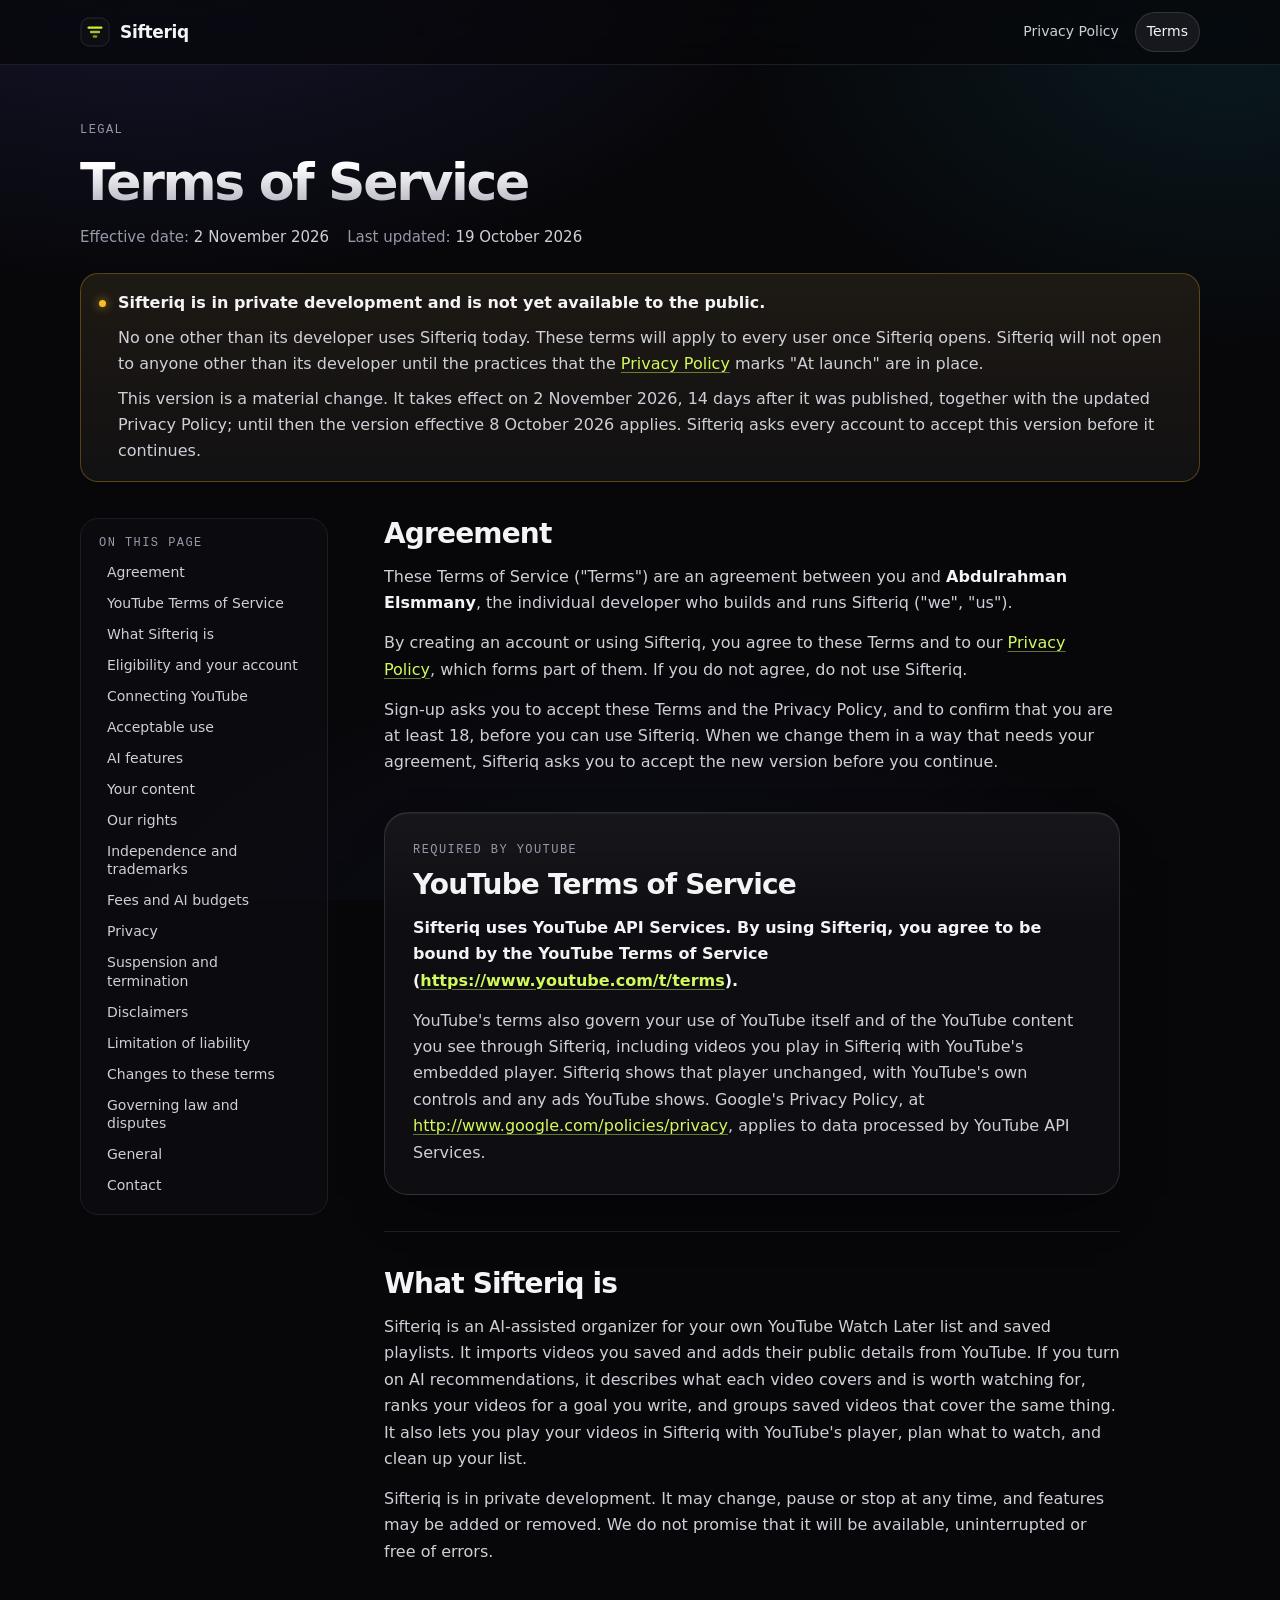
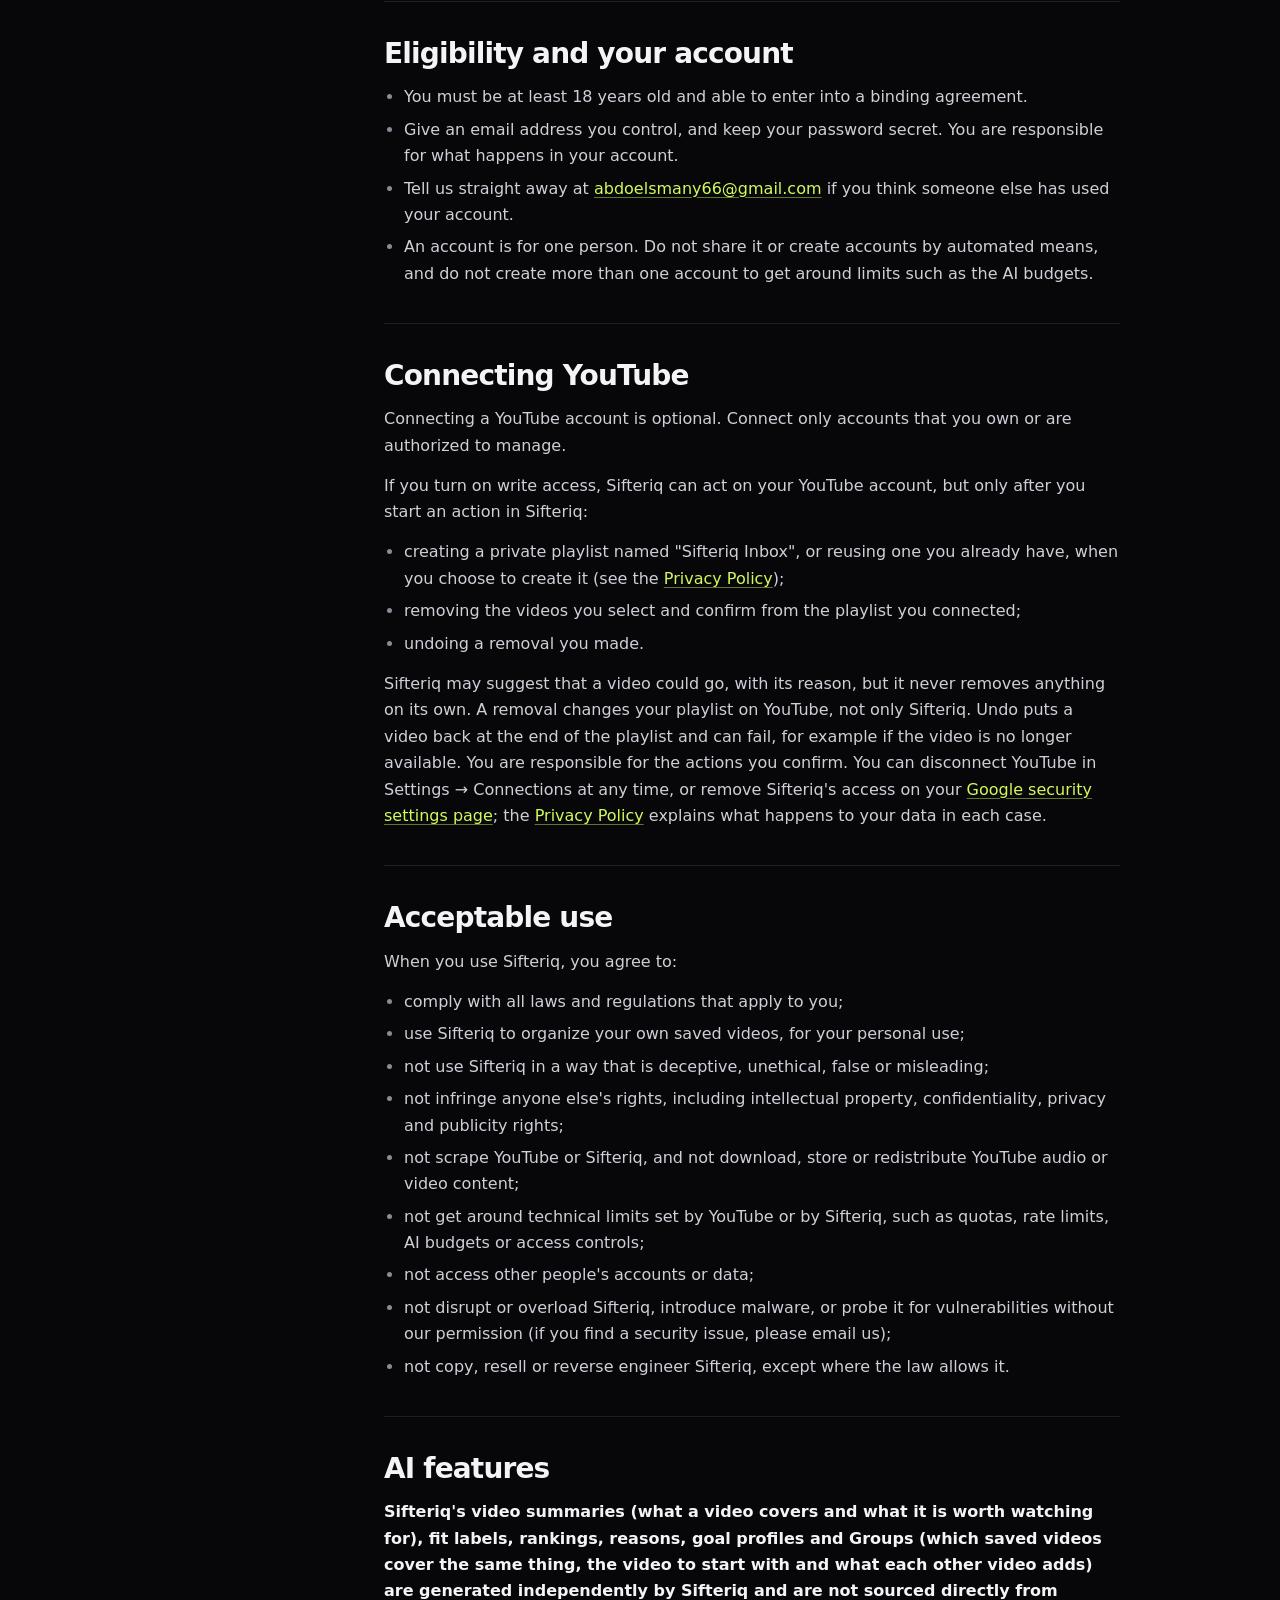
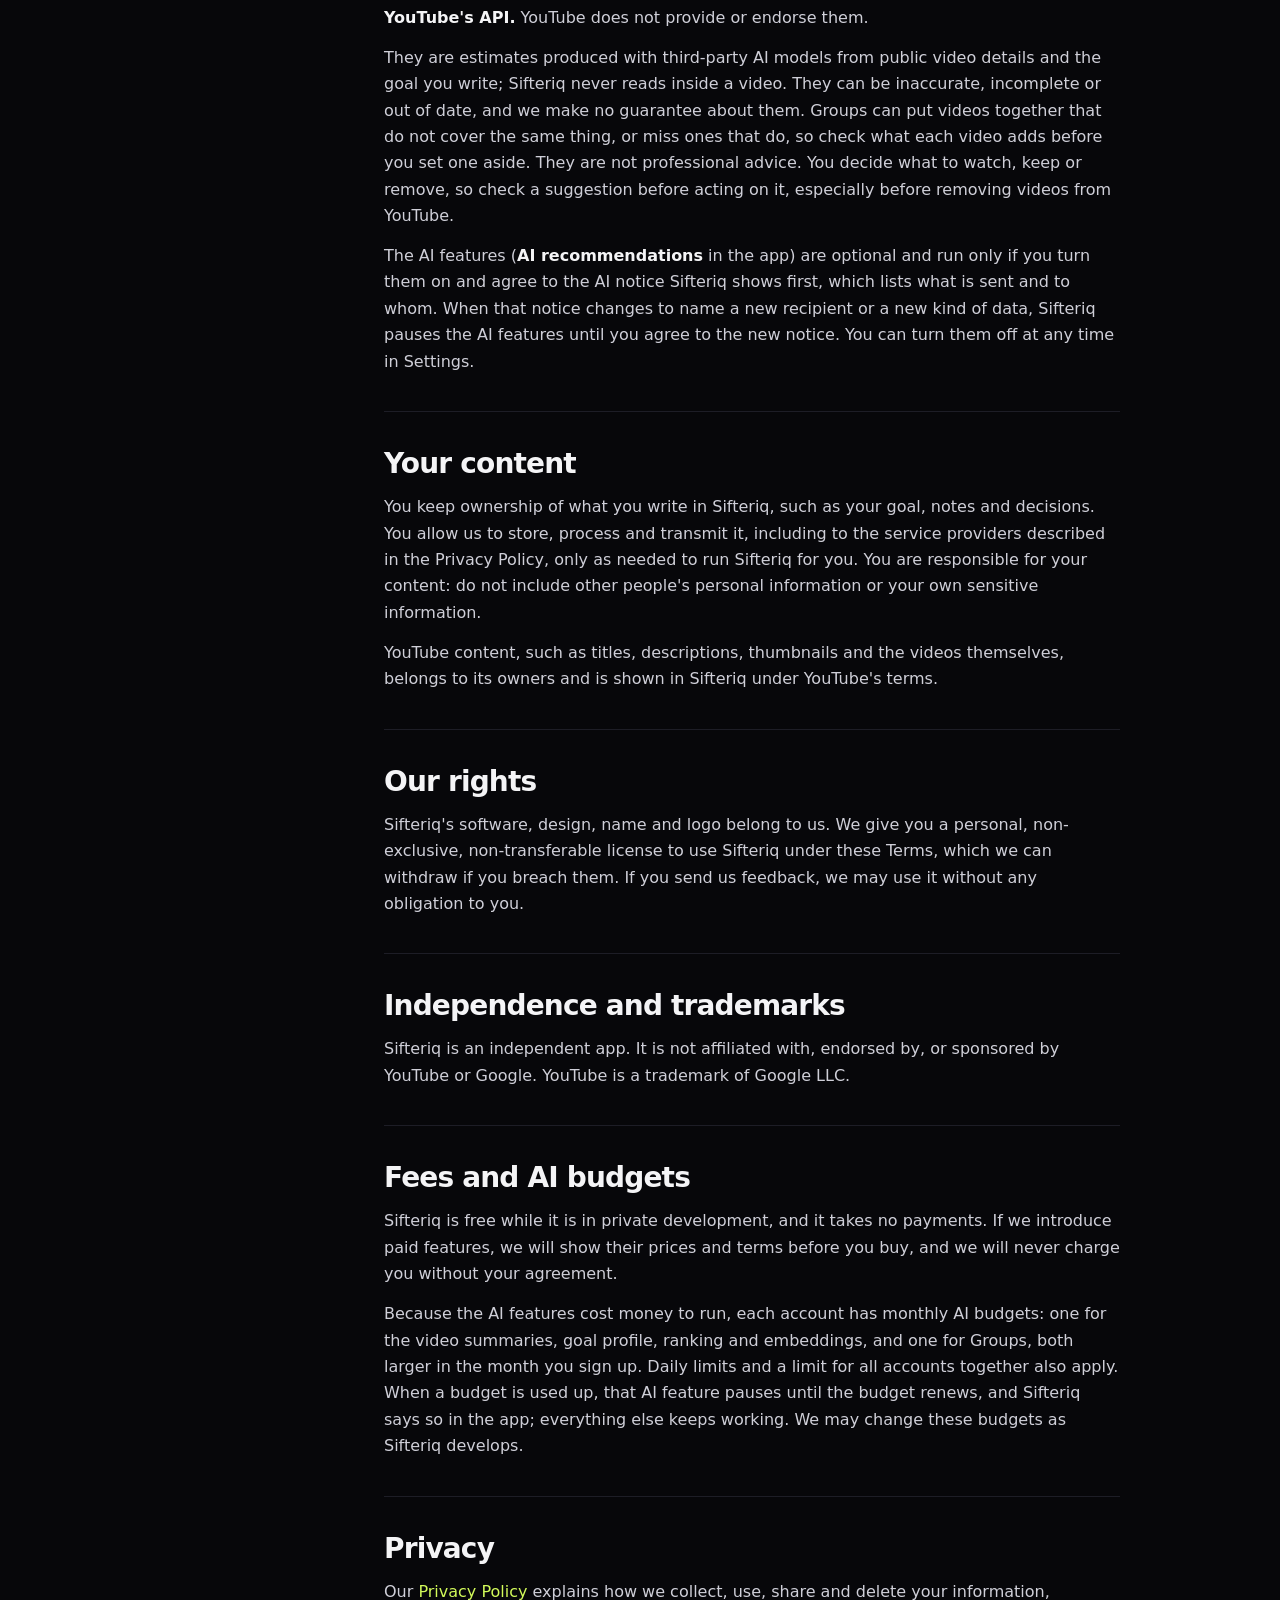
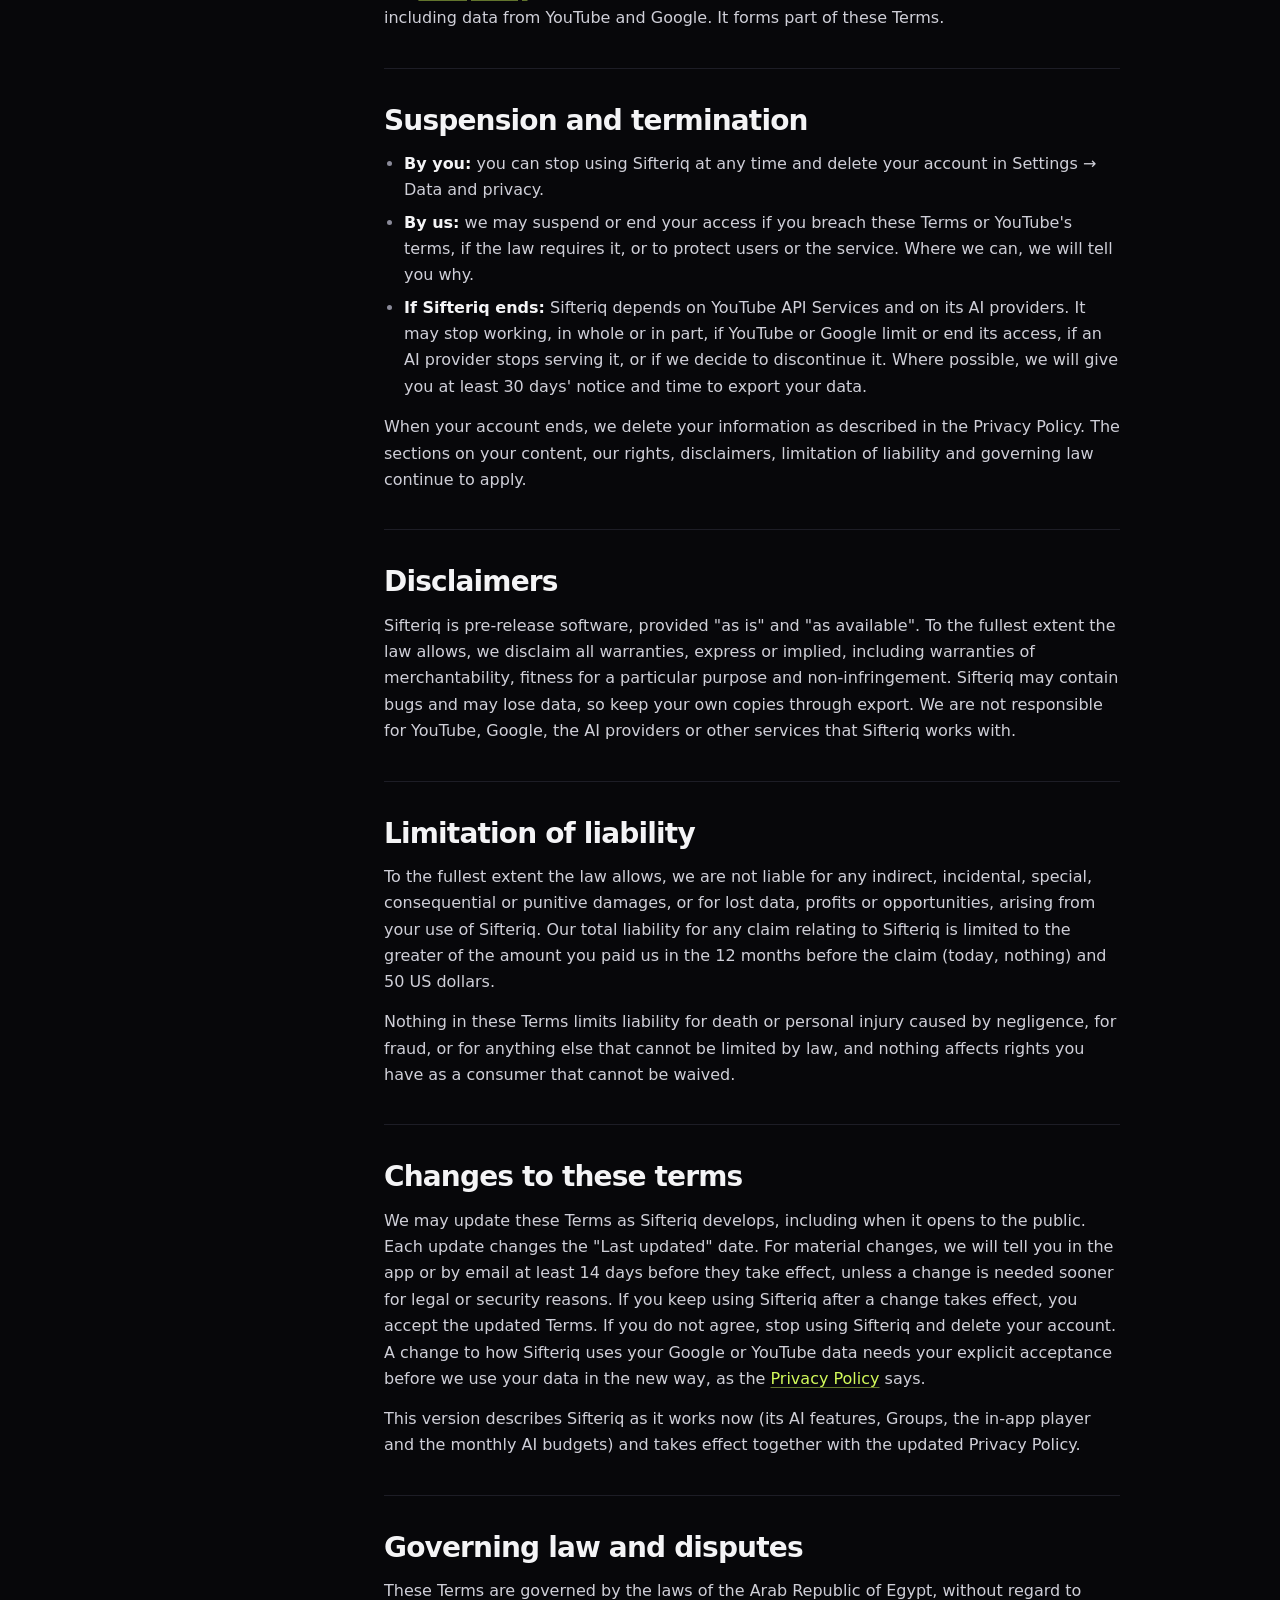
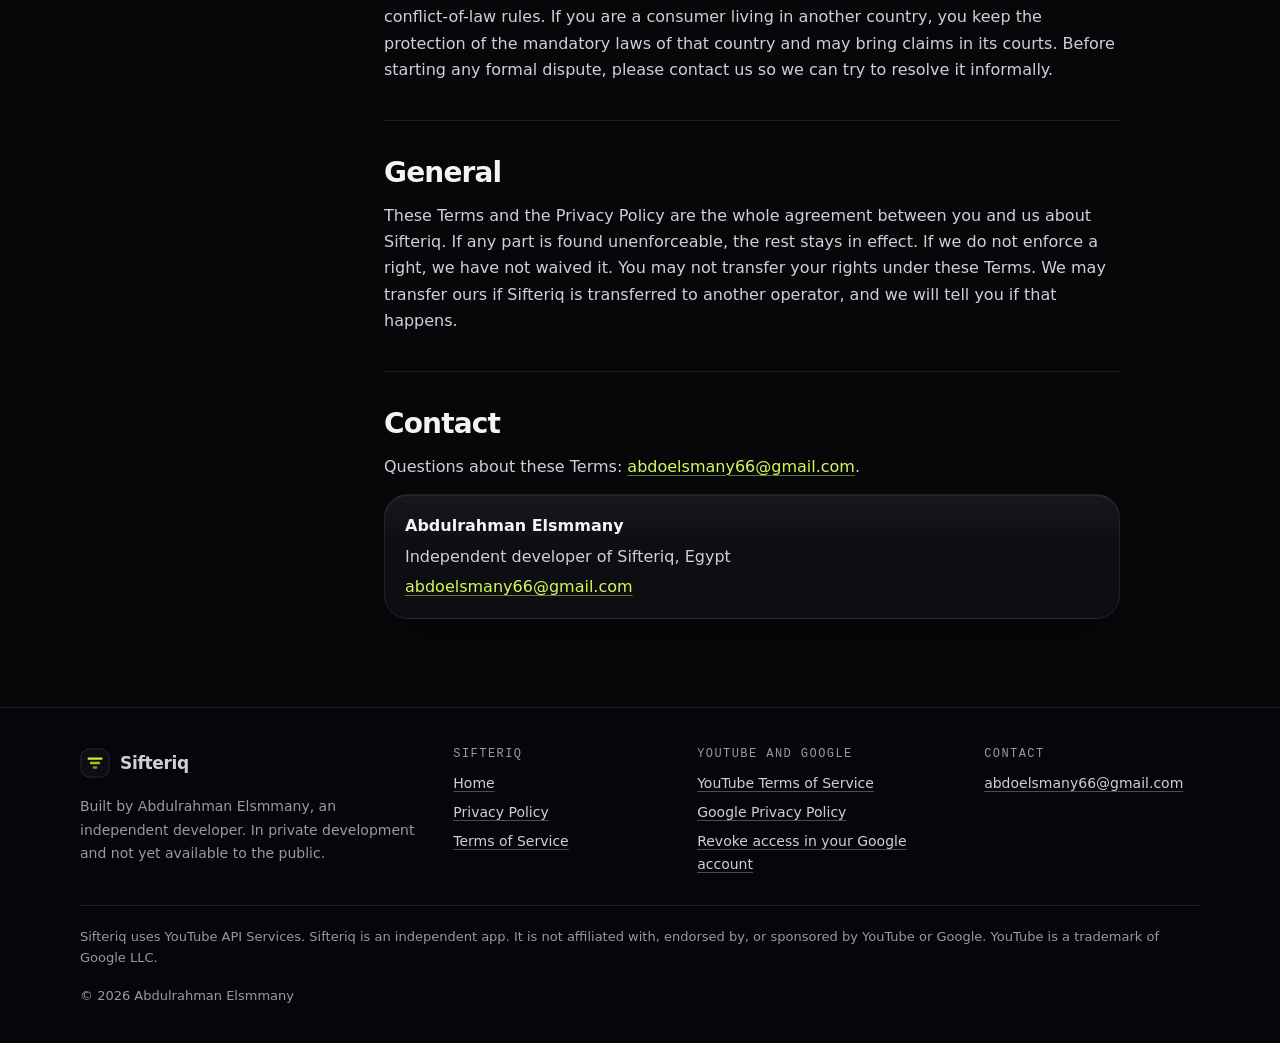
<file: terms.html>
<!doctype html>
<!-- Not legal advice; reviewed against YouTube API Services Developer Policies on 2026-10-08, rewritten for the current system on 2026-10-19 -->
<html lang="en">
<head>
  <meta charset="utf-8">
  <meta name="viewport" content="width=device-width, initial-scale=1">
  <meta http-equiv="Content-Security-Policy" content="default-src 'none'; style-src 'self'; img-src 'self' data:; base-uri 'none'; form-action 'none'">
  <title>Terms of Service · Sifteriq</title>
  <meta name="description" content="The terms for using Sifteriq, including the YouTube Terms of Service, acceptable use and the limits of its AI features.">
  <meta name="color-scheme" content="dark">
  <meta name="theme-color" content="#07070a">
  <link rel="canonical" href="https://abdulrahman-elsmmany.github.io/sifteriq-site/terms.html">
  <link rel="icon" href="data:image/svg+xml,%3Csvg xmlns='http://www.w3.org/2000/svg' viewBox='0 0 32 32'%3E%3Crect x='1' y='1' width='30' height='30' rx='9' fill='%230d0d12' stroke='%232a2a36'/%3E%3Crect x='8' y='10' width='16' height='2.6' rx='1.3' fill='%23c6f432'/%3E%3Crect x='10.5' y='14.7' width='11' height='2.6' rx='1.3' fill='%23c6f432' fill-opacity='.8'/%3E%3Crect x='13.5' y='19.4' width='5' height='2.6' rx='1.3' fill='%23c6f432' fill-opacity='.6'/%3E%3C/svg%3E">
  <link rel="stylesheet" href="styles.css">
</head>
<body>
  <a class="skip-link" href="#main">Skip to content</a>

  <header class="site-header">
    <div class="wrap">
      <a class="brand" href="./" aria-label="Sifteriq home">
        <svg viewBox="0 0 32 32" aria-hidden="true" focusable="false">
          <rect x="1" y="1" width="30" height="30" rx="9" fill="#0d0d12" stroke="#2a2a36"/>
          <rect x="8" y="10" width="16" height="2.6" rx="1.3" fill="#c6f432"/>
          <rect x="10.5" y="14.7" width="11" height="2.6" rx="1.3" fill="#c6f432" fill-opacity=".8"/>
          <rect x="13.5" y="19.4" width="5" height="2.6" rx="1.3" fill="#c6f432" fill-opacity=".6"/>
        </svg>
        <span class="brand-name">Sifteriq</span>
      </a>
      <nav class="site-nav" aria-label="Main">
        <ul>
          <li><a href="privacy.html">Privacy Policy</a></li>
          <li><a href="terms.html" aria-current="page">Terms</a></li>
        </ul>
      </nav>
    </div>
  </header>

  <main id="main" class="doc">
    <div class="wrap">
      <header class="doc-head">
        <span class="eyebrow">Legal</span>
        <h1 class="text-fade">Terms of Service</h1>
        <p class="doc-meta">
          <span>Effective date: <strong><time datetime="2026-11-02">2 November 2026</time></strong></span>
          <span>Last updated: <strong><time datetime="2026-10-19">19 October 2026</time></strong></span>
        </p>
      </header>

      <div class="callout" role="note">
        <span class="dot" aria-hidden="true"></span>
        <div>
          <p class="callout-title">Sifteriq is in private development and is not yet available to the public.</p>
          <p>No one other than its developer uses Sifteriq today. These terms will apply to every user once Sifteriq opens. Sifteriq will not open to anyone other than its developer until the practices that the <a href="privacy.html">Privacy Policy</a> marks "At launch" are in place.</p>
          <p>This version is a material change. It takes effect on <time datetime="2026-11-02">2 November 2026</time>, 14 days after it was published, together with the updated Privacy Policy; until then the version effective 8 October 2026 applies. Sifteriq asks every account to accept this version before it continues.</p>
        </div>
      </div>

      <div class="doc-layout">
        <nav class="toc" aria-labelledby="toc-title">
          <h2 id="toc-title">On this page</h2>
          <ol>
            <li><a href="#agreement">Agreement</a></li>
            <li><a href="#youtube-terms">YouTube Terms of Service</a></li>
            <li><a href="#service">What Sifteriq is</a></li>
            <li><a href="#account">Eligibility and your account</a></li>
            <li><a href="#youtube-actions">Connecting YouTube</a></li>
            <li><a href="#acceptable-use">Acceptable use</a></li>
            <li><a href="#ai">AI features</a></li>
            <li><a href="#content">Your content</a></li>
            <li><a href="#ours">Our rights</a></li>
            <li><a href="#independence">Independence and trademarks</a></li>
            <li><a href="#fees">Fees and AI budgets</a></li>
            <li><a href="#privacy">Privacy</a></li>
            <li><a href="#termination">Suspension and termination</a></li>
            <li><a href="#disclaimers">Disclaimers</a></li>
            <li><a href="#liability">Limitation of liability</a></li>
            <li><a href="#changes">Changes to these terms</a></li>
            <li><a href="#law">Governing law and disputes</a></li>
            <li><a href="#general">General</a></li>
            <li><a href="#contact">Contact</a></li>
          </ol>
        </nav>

        <article class="prose">
          <section aria-labelledby="agreement">
            <h2 id="agreement">Agreement</h2>
            <p>These Terms of Service ("Terms") are an agreement between you and <strong>Abdulrahman Elsmmany</strong>, the individual developer who builds and runs Sifteriq ("we", "us").</p>
            <p>By creating an account or using Sifteriq, you agree to these Terms and to our <a href="privacy.html">Privacy Policy</a>, which forms part of them. If you do not agree, do not use Sifteriq.</p>
            <p>Sign-up asks you to accept these Terms and the Privacy Policy, and to confirm that you are at least 18, before you can use Sifteriq. When we change them in a way that needs your agreement, Sifteriq asks you to accept the new version before you continue.</p>
          </section>

          <section class="yt-group" aria-labelledby="youtube-terms">
            <span class="eyebrow">Required by YouTube</span>
            <h2 id="youtube-terms">YouTube Terms of Service</h2>
            <p><strong>Sifteriq uses YouTube API Services. By using Sifteriq, you agree to be bound by the YouTube Terms of Service (<a href="https://www.youtube.com/t/terms">https://www.youtube.com/t/terms</a>).</strong></p>
            <p>YouTube's terms also govern your use of YouTube itself and of the YouTube content you see through Sifteriq, including videos you play in Sifteriq with YouTube's embedded player. Sifteriq shows that player unchanged, with YouTube's own controls and any ads YouTube shows. Google's Privacy Policy, at <a href="http://www.google.com/policies/privacy">http://www.google.com/policies/privacy</a>, applies to data processed by YouTube API Services.</p>
          </section>

          <section aria-labelledby="service">
            <h2 id="service">What Sifteriq is</h2>
            <p>Sifteriq is an AI-assisted organizer for your own YouTube Watch Later list and saved playlists. It imports videos you saved and adds their public details from YouTube. If you turn on AI recommendations, it describes what each video covers and is worth watching for, ranks your videos for a goal you write, and groups saved videos that cover the same thing. It also lets you play your videos in Sifteriq with YouTube's player, plan what to watch, and clean up your list.</p>
            <p>Sifteriq is in private development. It may change, pause or stop at any time, and features may be added or removed. We do not promise that it will be available, uninterrupted or free of errors.</p>
          </section>

          <section aria-labelledby="account">
            <h2 id="account">Eligibility and your account</h2>
            <ul>
              <li>You must be at least 18 years old and able to enter into a binding agreement.</li>
              <li>Give an email address you control, and keep your password secret. You are responsible for what happens in your account.</li>
              <li>Tell us straight away at <a href="mailto:abdoelsmany66@gmail.com">abdoelsmany66@gmail.com</a> if you think someone else has used your account.</li>
              <li>An account is for one person. Do not share it or create accounts by automated means, and do not create more than one account to get around limits such as the AI budgets.</li>
            </ul>
          </section>

          <section aria-labelledby="youtube-actions">
            <h2 id="youtube-actions">Connecting YouTube</h2>
            <p>Connecting a YouTube account is optional. Connect only accounts that you own or are authorized to manage.</p>
            <p>If you turn on write access, Sifteriq can act on your YouTube account, but only after you start an action in Sifteriq:</p>
            <ul>
              <li>creating a private playlist named "Sifteriq Inbox", or reusing one you already have, when you choose to create it (see the <a href="privacy.html#yt-actions">Privacy Policy</a>);</li>
              <li>removing the videos you select and confirm from the playlist you connected;</li>
              <li>undoing a removal you made.</li>
            </ul>
            <p>Sifteriq may suggest that a video could go, with its reason, but it never removes anything on its own. A removal changes your playlist on YouTube, not only Sifteriq. Undo puts a video back at the end of the playlist and can fail, for example if the video is no longer available. You are responsible for the actions you confirm. You can disconnect YouTube in Settings → Connections at any time, or remove Sifteriq's access on your <a href="https://security.google.com/settings/security/permissions">Google security settings page</a>; the <a href="privacy.html#revoke">Privacy Policy</a> explains what happens to your data in each case.</p>
          </section>

          <section aria-labelledby="acceptable-use">
            <h2 id="acceptable-use">Acceptable use</h2>
            <p>When you use Sifteriq, you agree to:</p>
            <ul>
              <li>comply with all laws and regulations that apply to you;</li>
              <li>use Sifteriq to organize your own saved videos, for your personal use;</li>
              <li>not use Sifteriq in a way that is deceptive, unethical, false or misleading;</li>
              <li>not infringe anyone else's rights, including intellectual property, confidentiality, privacy and publicity rights;</li>
              <li>not scrape YouTube or Sifteriq, and not download, store or redistribute YouTube audio or video content;</li>
              <li>not get around technical limits set by YouTube or by Sifteriq, such as quotas, rate limits, AI budgets or access controls;</li>
              <li>not access other people's accounts or data;</li>
              <li>not disrupt or overload Sifteriq, introduce malware, or probe it for vulnerabilities without our permission (if you find a security issue, please email us);</li>
              <li>not copy, resell or reverse engineer Sifteriq, except where the law allows it.</li>
            </ul>
          </section>

          <section aria-labelledby="ai">
            <h2 id="ai">AI features</h2>
            <p><strong>Sifteriq's video summaries (what a video covers and what it is worth watching for), fit labels, rankings, reasons, goal profiles and Groups (which saved videos cover the same thing, the video to start with and what each other video adds) are generated independently by Sifteriq and are not sourced directly from YouTube's API.</strong> YouTube does not provide or endorse them.</p>
            <p>They are estimates produced with third-party AI models from public video details and the goal you write; Sifteriq never reads inside a video. They can be inaccurate, incomplete or out of date, and we make no guarantee about them. Groups can put videos together that do not cover the same thing, or miss ones that do, so check what each video adds before you set one aside. They are not professional advice. You decide what to watch, keep or remove, so check a suggestion before acting on it, especially before removing videos from YouTube.</p>
            <p>The AI features (<strong>AI recommendations</strong> in the app) are optional and run only if you turn them on and agree to the AI notice Sifteriq shows first, which lists what is sent and to whom. When that notice changes to name a new recipient or a new kind of data, Sifteriq pauses the AI features until you agree to the new notice. You can turn them off at any time in Settings.</p>
          </section>

          <section aria-labelledby="content">
            <h2 id="content">Your content</h2>
            <p>You keep ownership of what you write in Sifteriq, such as your goal, notes and decisions. You allow us to store, process and transmit it, including to the service providers described in the Privacy Policy, only as needed to run Sifteriq for you. You are responsible for your content: do not include other people's personal information or your own sensitive information.</p>
            <p>YouTube content, such as titles, descriptions, thumbnails and the videos themselves, belongs to its owners and is shown in Sifteriq under YouTube's terms.</p>
          </section>

          <section aria-labelledby="ours">
            <h2 id="ours">Our rights</h2>
            <p>Sifteriq's software, design, name and logo belong to us. We give you a personal, non-exclusive, non-transferable license to use Sifteriq under these Terms, which we can withdraw if you breach them. If you send us feedback, we may use it without any obligation to you.</p>
          </section>

          <section aria-labelledby="independence">
            <h2 id="independence">Independence and trademarks</h2>
            <p>Sifteriq is an independent app. It is not affiliated with, endorsed by, or sponsored by YouTube or Google. YouTube is a trademark of Google LLC.</p>
          </section>

          <section aria-labelledby="fees">
            <h2 id="fees">Fees and AI budgets</h2>
            <p>Sifteriq is free while it is in private development, and it takes no payments. If we introduce paid features, we will show their prices and terms before you buy, and we will never charge you without your agreement.</p>
            <p>Because the AI features cost money to run, each account has monthly AI budgets: one for the video summaries, goal profile, ranking and embeddings, and one for Groups, both larger in the month you sign up. Daily limits and a limit for all accounts together also apply. When a budget is used up, that AI feature pauses until the budget renews, and Sifteriq says so in the app; everything else keeps working. We may change these budgets as Sifteriq develops.</p>
          </section>

          <section aria-labelledby="privacy">
            <h2 id="privacy">Privacy</h2>
            <p>Our <a href="privacy.html">Privacy Policy</a> explains how we collect, use, share and delete your information, including data from YouTube and Google. It forms part of these Terms.</p>
          </section>

          <section aria-labelledby="termination">
            <h2 id="termination">Suspension and termination</h2>
            <ul>
              <li><strong>By you:</strong> you can stop using Sifteriq at any time and delete your account in Settings → Data and privacy.</li>
              <li><strong>By us:</strong> we may suspend or end your access if you breach these Terms or YouTube's terms, if the law requires it, or to protect users or the service. Where we can, we will tell you why.</li>
              <li><strong>If Sifteriq ends:</strong> Sifteriq depends on YouTube API Services and on its AI providers. It may stop working, in whole or in part, if YouTube or Google limit or end its access, if an AI provider stops serving it, or if we decide to discontinue it. Where possible, we will give you at least 30 days' notice and time to export your data.</li>
            </ul>
            <p>When your account ends, we delete your information as described in the Privacy Policy. The sections on your content, our rights, disclaimers, limitation of liability and governing law continue to apply.</p>
          </section>

          <section aria-labelledby="disclaimers">
            <h2 id="disclaimers">Disclaimers</h2>
            <p>Sifteriq is pre-release software, provided "as is" and "as available". To the fullest extent the law allows, we disclaim all warranties, express or implied, including warranties of merchantability, fitness for a particular purpose and non-infringement. Sifteriq may contain bugs and may lose data, so keep your own copies through export. We are not responsible for YouTube, Google, the AI providers or other services that Sifteriq works with.</p>
          </section>

          <section aria-labelledby="liability">
            <h2 id="liability">Limitation of liability</h2>
            <p>To the fullest extent the law allows, we are not liable for any indirect, incidental, special, consequential or punitive damages, or for lost data, profits or opportunities, arising from your use of Sifteriq. Our total liability for any claim relating to Sifteriq is limited to the greater of the amount you paid us in the 12 months before the claim (today, nothing) and 50 US dollars.</p>
            <p>Nothing in these Terms limits liability for death or personal injury caused by negligence, for fraud, or for anything else that cannot be limited by law, and nothing affects rights you have as a consumer that cannot be waived.</p>
          </section>

          <section aria-labelledby="changes">
            <h2 id="changes">Changes to these terms</h2>
            <p>We may update these Terms as Sifteriq develops, including when it opens to the public. Each update changes the "Last updated" date. For material changes, we will tell you in the app or by email at least 14 days before they take effect, unless a change is needed sooner for legal or security reasons. If you keep using Sifteriq after a change takes effect, you accept the updated Terms. If you do not agree, stop using Sifteriq and delete your account. A change to how Sifteriq uses your Google or YouTube data needs your explicit acceptance before we use your data in the new way, as the <a href="privacy.html#changes">Privacy Policy</a> says.</p>
            <p>This version describes Sifteriq as it works now (its AI features, Groups, the in-app player and the monthly AI budgets) and takes effect together with the updated Privacy Policy.</p>
          </section>

          <section aria-labelledby="law">
            <h2 id="law">Governing law and disputes</h2>
            <p>These Terms are governed by the laws of the Arab Republic of Egypt, without regard to conflict-of-law rules. If you are a consumer living in another country, you keep the protection of the mandatory laws of that country and may bring claims in its courts. Before starting any formal dispute, please contact us so we can try to resolve it informally.</p>
          </section>

          <section aria-labelledby="general">
            <h2 id="general">General</h2>
            <p>These Terms and the Privacy Policy are the whole agreement between you and us about Sifteriq. If any part is found unenforceable, the rest stays in effect. If we do not enforce a right, we have not waived it. You may not transfer your rights under these Terms. We may transfer ours if Sifteriq is transferred to another operator, and we will tell you if that happens.</p>
          </section>

          <section aria-labelledby="contact">
            <h2 id="contact">Contact</h2>
            <p>Questions about these Terms: <a href="mailto:abdoelsmany66@gmail.com">abdoelsmany66@gmail.com</a>.</p>
            <div class="contact-card glass">
              <p><strong>Abdulrahman Elsmmany</strong></p>
              <p>Independent developer of Sifteriq, Egypt</p>
              <p><a href="mailto:abdoelsmany66@gmail.com">abdoelsmany66@gmail.com</a></p>
            </div>
          </section>
        </article>
      </div>
    </div>
  </main>

  <footer class="site-footer">
    <div class="wrap">
      <div class="footer-grid">
        <div class="footer-brand">
          <a class="brand" href="./">
            <svg viewBox="0 0 32 32" aria-hidden="true" focusable="false">
              <rect x="1" y="1" width="30" height="30" rx="9" fill="#0d0d12" stroke="#2a2a36"/>
              <rect x="8" y="10" width="16" height="2.6" rx="1.3" fill="#c6f432"/>
              <rect x="10.5" y="14.7" width="11" height="2.6" rx="1.3" fill="#c6f432" fill-opacity=".8"/>
              <rect x="13.5" y="19.4" width="5" height="2.6" rx="1.3" fill="#c6f432" fill-opacity=".6"/>
            </svg>
            <span>Sifteriq</span>
          </a>
          <p>Built by Abdulrahman Elsmmany, an independent developer. In private development and not yet available to the public.</p>
        </div>
        <nav aria-labelledby="footer-sifteriq">
          <h2 id="footer-sifteriq">Sifteriq</h2>
          <ul>
            <li><a href="./">Home</a></li>
            <li><a href="privacy.html">Privacy Policy</a></li>
            <li><a href="terms.html" aria-current="page">Terms of Service</a></li>
          </ul>
        </nav>
        <nav aria-labelledby="footer-youtube">
          <h2 id="footer-youtube">YouTube and Google</h2>
          <ul>
            <li><a href="https://www.youtube.com/t/terms">YouTube Terms of Service</a></li>
            <li><a href="http://www.google.com/policies/privacy">Google Privacy Policy</a></li>
            <li><a href="https://security.google.com/settings/security/permissions">Revoke access in your Google account</a></li>
          </ul>
        </nav>
        <div>
          <h2>Contact</h2>
          <ul>
            <li><a href="mailto:abdoelsmany66@gmail.com">abdoelsmany66@gmail.com</a></li>
          </ul>
        </div>
      </div>
      <div class="footer-legal">
        <p>Sifteriq uses YouTube API Services. Sifteriq is an independent app. It is not affiliated with, endorsed by, or sponsored by YouTube or Google. YouTube is a trademark of Google LLC.</p>
        <p>&copy; 2026 Abdulrahman Elsmmany</p>
      </div>
    </div>
  </footer>
</body>
</html>
</file>
<file: styles.css>
/*
  Sifteriq public site. Dark only, matching the app's Obsidian visual system
  (docs/design/SIFTERIQ_VISUAL_SYSTEM.md in the app repo).
  System fonts only, so the site makes no third-party font requests.
*/

:root {
  color-scheme: dark;

  --bg: #07070a;
  --card: #0d0d12;
  --popover: #121218;
  --raised: #17171e;
  --hover: #1c1c25;

  --ink: #f4f4f6;
  --text: #cfcfd8;
  --muted: #9898a8;
  --faint: #8a8a99;

  --border: #1d1d26;
  --border-strong: #2a2a36;
  --edge: rgba(255, 255, 255, 0.08);
  --edge-strong: rgba(255, 255, 255, 0.12);

  --volt: #c6f432;
  --volt-text: #d2fa5a;
  --amber: #fbbf24;
  --cyan: #22d3ee;
  --cyan-text: #67e8f9;
  --blue: #60a5fa;
  --violet: #a78bfa;
  --pink: #f472b6;
  --rose: #fb7185;

  --radius-pill: 999px;
  --radius-input: 14px;
  --radius-tile: 18px;
  --radius-card: 24px;
  --radius-hero: 32px;

  --font-sans: ui-sans-serif, system-ui, -apple-system, "Segoe UI", Roboto, "Helvetica Neue", Arial, sans-serif;
  --font-mono: ui-monospace, "SF Mono", "Cascadia Mono", "Cascadia Code", Menlo, Consolas, "Liberation Mono", monospace;

  --gutter: clamp(16px, 4vw, 32px);
  --header-h: 64px;
  --shadow-card: inset 0 1px 0 rgba(255, 255, 255, 0.06), 0 24px 48px -24px rgba(0, 0, 0, 0.7);
}

*,
*::before,
*::after {
  box-sizing: border-box;
}

html {
  background: var(--bg);
  -webkit-text-size-adjust: 100%;
  text-size-adjust: 100%;
  scroll-padding-top: calc(var(--header-h) + 24px);
}

/* body stays transparent: an opaque body background would paint over the
   ambient light below, which sits at z-index -1 behind body's own box. */
body {
  margin: 0;
  min-height: 100vh;
  color: var(--text);
  font-family: var(--font-sans);
  font-size: 1rem;
  line-height: 1.65;
  overflow-x: hidden;
  overflow-wrap: break-word;
  -webkit-font-smoothing: antialiased;
  -moz-osx-font-smoothing: grayscale;
}

/* Still ambient light, as in the app's workspace atmosphere. It never moves. */
body::before {
  content: "";
  position: fixed;
  inset: 0;
  z-index: -1;
  pointer-events: none;
  background:
    radial-gradient(60rem 32rem at 12% -8%, rgba(99, 102, 241, 0.16), transparent 70%),
    radial-gradient(44rem 28rem at 96% 4%, rgba(34, 211, 238, 0.09), transparent 70%),
    radial-gradient(50rem 30rem at 50% 110%, rgba(99, 102, 241, 0.07), transparent 70%),
    var(--bg);
}

img,
svg {
  display: block;
  max-width: 100%;
}

a {
  color: var(--volt-text);
  text-decoration: underline;
  text-decoration-thickness: 1px;
  text-underline-offset: 3px;
  text-decoration-color: rgba(210, 250, 90, 0.45);
  overflow-wrap: anywhere;
}

a:hover {
  text-decoration-color: currentColor;
}

:focus-visible {
  outline: 2px solid var(--volt);
  outline-offset: 3px;
  border-radius: 6px;
}

h1,
h2,
h3,
h4 {
  color: var(--ink);
  font-weight: 600;
  line-height: 1.15;
  margin: 0;
  text-wrap: balance;
}

p,
ul,
ol,
dl {
  margin: 0;
}

p + p,
p + ul,
ul + p,
p + ol,
ol + p {
  margin-top: 0.85em;
}

code {
  font-family: var(--font-mono);
  font-size: 0.86em;
  color: var(--ink);
  background: var(--raised);
  border: 1px solid var(--border-strong);
  border-radius: 6px;
  padding: 0.05em 0.4em;
  overflow-wrap: anywhere;
}

strong {
  color: var(--ink);
  font-weight: 600;
}

.wrap {
  width: min(100% - 2 * var(--gutter), 1120px);
  margin-inline: auto;
}

.visually-hidden {
  position: absolute !important;
  width: 1px;
  height: 1px;
  padding: 0;
  margin: -1px;
  overflow: hidden;
  clip: rect(0 0 0 0);
  white-space: nowrap;
  border: 0;
}

.skip-link {
  position: absolute;
  left: var(--gutter);
  top: -100px;
  z-index: 100;
  padding: 10px 16px;
  border-radius: var(--radius-pill);
  background: var(--ink);
  color: var(--bg);
  font-weight: 600;
  text-decoration: none;
}

.skip-link:focus {
  top: 12px;
}

/* ---------- Header ---------- */

.site-header {
  position: sticky;
  top: 0;
  z-index: 50;
  background: rgba(7, 7, 10, 0.78);
  -webkit-backdrop-filter: blur(14px) saturate(140%);
  backdrop-filter: blur(14px) saturate(140%);
  border-bottom: 1px solid var(--border);
}

.site-header .wrap {
  display: flex;
  align-items: center;
  justify-content: space-between;
  gap: 12px;
  min-height: var(--header-h);
}

.brand {
  display: inline-flex;
  align-items: center;
  gap: 10px;
  color: var(--ink);
  font-weight: 600;
  font-size: 1.0625rem;
  letter-spacing: -0.02em;
  text-decoration: none;
  flex-shrink: 0;
}

.brand svg {
  width: 30px;
  height: 30px;
}

.site-nav ul {
  display: flex;
  align-items: center;
  gap: 4px;
  list-style: none;
  padding: 0;
}

.site-nav a {
  display: inline-flex;
  align-items: center;
  min-height: 40px;
  padding: 0 12px;
  border-radius: var(--radius-pill);
  color: var(--text);
  font-size: 0.875rem;
  font-weight: 500;
  text-decoration: none;
  white-space: nowrap;
  overflow-wrap: normal;
}

.site-nav a:hover {
  color: var(--ink);
  background: var(--raised);
}

.site-nav a[aria-current="page"] {
  color: var(--ink);
  background: var(--raised);
  box-shadow: inset 0 0 0 1px var(--edge-strong);
}

@media (max-width: 380px) {
  .brand-name {
    font-size: 1rem;
  }

  .site-nav a {
    padding: 0 9px;
    font-size: 0.8125rem;
  }
}

/* ---------- Shared pieces ---------- */

.eyebrow {
  font-family: var(--font-mono);
  font-size: 0.75rem;
  font-weight: 500;
  letter-spacing: 0.12em;
  text-transform: uppercase;
  color: var(--muted);
}

.text-fade {
  background: linear-gradient(180deg, #ffffff 20%, #a9a9b8 100%);
  -webkit-background-clip: text;
  background-clip: text;
  color: transparent;
}

.glass {
  position: relative;
  background:
    linear-gradient(180deg, rgba(255, 255, 255, 0.045), rgba(255, 255, 255, 0) 42%),
    var(--card);
  border: 1px solid var(--edge);
  border-radius: var(--radius-card);
  box-shadow: var(--shadow-card);
}

.status-pill {
  display: inline-flex;
  align-items: center;
  gap: 8px;
  padding: 5px 12px 5px 10px;
  border-radius: var(--radius-pill);
  border: 1px solid rgba(251, 191, 36, 0.32);
  background: rgba(251, 191, 36, 0.08);
  color: #fcd34d;
  font-family: var(--font-mono);
  font-size: 0.75rem;
  font-weight: 500;
  letter-spacing: 0.08em;
  text-transform: uppercase;
}

.dot {
  width: 7px;
  height: 7px;
  border-radius: 50%;
  background: var(--amber);
  box-shadow: 0 0 10px rgba(251, 191, 36, 0.8);
  flex-shrink: 0;
}

@media (prefers-reduced-motion: no-preference) {
  .dot {
    animation: pulse 2.6s ease-in-out infinite;
  }
}

@keyframes pulse {
  0%,
  100% {
    opacity: 1;
  }
  50% {
    opacity: 0.45;
  }
}

.btn-row {
  display: flex;
  flex-wrap: wrap;
  gap: 10px;
}

.btn {
  display: inline-flex;
  align-items: center;
  justify-content: center;
  gap: 8px;
  min-height: 44px;
  padding: 0 20px;
  border-radius: var(--radius-pill);
  font-size: 0.9375rem;
  font-weight: 600;
  text-decoration: none;
  white-space: nowrap;
  overflow-wrap: normal;
  transition: background-color 160ms ease, box-shadow 160ms ease, transform 120ms ease;
}

.btn:active {
  transform: scale(0.97);
}

.btn-primary {
  background: var(--ink);
  color: #0a0a0e;
  box-shadow: 0 8px 24px -10px rgba(255, 255, 255, 0.35);
}

.btn-primary:hover {
  background: #ffffff;
}

.btn-ghost {
  color: var(--ink);
  border: 1px solid var(--border-strong);
  background: rgba(255, 255, 255, 0.02);
}

.btn-ghost:hover {
  background: var(--raised);
  border-color: #3a3a48;
}

.launch {
  display: inline-flex;
  align-items: center;
  vertical-align: 0.12em;
  /* The HTML puts a real space after each label, so copied or extracted text
     does not run "At launch" into the next word; this margin only tops it up. */
  margin-right: 2px;
  padding: 1px 8px;
  border-radius: var(--radius-pill);
  border: 1px solid rgba(34, 211, 238, 0.38);
  background: rgba(34, 211, 238, 0.09);
  color: var(--cyan-text);
  font-family: var(--font-mono);
  font-size: 0.6875rem;
  font-weight: 600;
  letter-spacing: 0.08em;
  line-height: 1.6;
  text-transform: uppercase;
  white-space: nowrap;
}

.callout {
  display: grid;
  grid-template-columns: auto 1fr;
  gap: 4px 12px;
  align-items: start;
  padding: 16px 18px;
  border-radius: var(--radius-tile);
  border: 1px solid rgba(251, 191, 36, 0.28);
  background:
    linear-gradient(180deg, rgba(251, 191, 36, 0.07), rgba(251, 191, 36, 0.02)),
    var(--card);
  color: var(--text);
}

.callout .dot {
  margin-top: 0.62em;
}

.callout p + p {
  margin-top: 0.5em;
}

.callout-title {
  color: var(--ink);
  font-weight: 600;
}

/* ---------- Home ---------- */

.hero {
  padding-block: clamp(28px, 5vw, 36px) clamp(20px, 3vw, 28px);
}

.hero-grid {
  display: grid;
  gap: 32px;
  align-items: center;
}

.hero-copy {
  display: flex;
  flex-direction: column;
  align-items: flex-start;
  gap: 16px;
}

.hero h1 {
  font-size: clamp(2.25rem, 1.4rem + 3vw, 3.25rem);
  letter-spacing: -0.045em;
  line-height: 1.03;
}

.lead {
  font-size: clamp(1.0625rem, 1rem + 0.25vw, 1.125rem);
  line-height: 1.6;
  color: var(--text);
  max-width: 40rem;
}

.hero .callout {
  max-width: 40rem;
  padding: 12px 16px;
  font-size: 0.9375rem;
}

.preview {
  padding: 18px;
  border-radius: var(--radius-hero);
  overflow: hidden;
}

.preview::after {
  content: "";
  position: absolute;
  inset: auto -20% -40% -20%;
  height: 70%;
  background: radial-gradient(closest-side, rgba(198, 244, 50, 0.1), transparent);
  pointer-events: none;
}

.preview-head {
  display: flex;
  justify-content: space-between;
  align-items: center;
  gap: 12px;
  padding: 4px 6px 14px;
}

.preview-goal {
  margin: 0 0 14px;
  padding: 12px 14px;
  border-radius: var(--radius-input);
  border: 1px solid var(--border-strong);
  background: rgba(255, 255, 255, 0.02);
}

.preview-goal-label {
  display: block;
  font-family: var(--font-mono);
  font-size: 0.6875rem;
  letter-spacing: 0.12em;
  text-transform: uppercase;
  color: var(--faint);
}

.preview-goal-text {
  display: block;
  margin-top: 2px;
  color: var(--ink);
  font-size: 0.9375rem;
}

.preview-rows {
  display: grid;
  gap: 8px;
  list-style: none;
  margin: 0;
  padding: 0;
}

.preview-row {
  display: grid;
  grid-template-columns: 7.5rem 1fr 2.5rem;
  align-items: center;
  gap: 12px;
  padding: 10px 12px;
  border-radius: 14px;
  background: rgba(255, 255, 255, 0.025);
  border: 1px solid rgba(255, 255, 255, 0.05);
}

.lane {
  --lane: var(--muted);
  display: inline-flex;
  align-items: center;
  gap: 7px;
  justify-self: start;
  padding: 3px 10px;
  border-radius: var(--radius-pill);
  border: 1px solid var(--edge-strong);
  background: rgba(255, 255, 255, 0.04);
  border-color: color-mix(in oklab, var(--lane) 40%, transparent);
  background: color-mix(in oklab, var(--lane) 12%, transparent);
  color: var(--lane);
  font-size: 0.75rem;
  font-weight: 600;
  white-space: nowrap;
}

.lane::before {
  content: "";
  width: 6px;
  height: 6px;
  border-radius: 50%;
  background: var(--lane);
  box-shadow: 0 0 8px var(--lane);
}

.lane-now { --lane: var(--volt); }
.lane-week { --lane: var(--cyan); }
.lane-course { --lane: var(--blue); }
.lane-reference { --lane: var(--violet); }
.lane-fun { --lane: var(--pink); }
.lane-skip { --lane: var(--rose); }

.bars {
  display: grid;
  gap: 6px;
}

.bars span {
  display: block;
  height: 7px;
  border-radius: 4px;
  background: linear-gradient(90deg, rgba(255, 255, 255, 0.16), rgba(255, 255, 255, 0.06));
}

.bars span:nth-child(2) {
  width: 62%;
  opacity: 0.6;
}

.w-90 span:first-child { width: 90%; }
.w-75 span:first-child { width: 75%; }
.w-82 span:first-child { width: 82%; }
.w-68 span:first-child { width: 68%; }
.w-55 span:first-child { width: 55%; }

.score {
  justify-self: end;
  font-family: var(--font-mono);
  font-size: 0.8125rem;
  font-variant-numeric: tabular-nums;
  color: var(--muted);
}

.preview-note {
  margin-top: 14px;
  padding: 0 6px;
  font-size: 0.8125rem;
  color: var(--muted);
}

/* The attribution band: YouTube branding sits here, apart from the hero. */
.attribution {
  padding-block: 0 clamp(40px, 6vw, 64px);
}

.attribution-inner {
  display: flex;
  flex-wrap: wrap;
  align-items: center;
  gap: 14px 24px;
  padding: 14px 18px;
  border-radius: var(--radius-card);
  border: 1px solid var(--border);
  background: rgba(13, 13, 18, 0.7);
}

.badge-link {
  display: inline-flex;
  align-items: center;
  padding: 2px 6px;
  border-radius: 12px;
  border: 1px solid var(--border-strong);
  background: var(--popover);
  flex-shrink: 0;
}

/* The badge PNG is mostly transparent padding: at 72px tall its wording is
   about 17px high, the smallest size that stays clearly legible. */
.badge-link img {
  height: 72px;
  width: auto;
}

.attribution-copy {
  flex: 1 1 16rem;
  font-size: 0.875rem;
  color: var(--text);
}

.attribution-links {
  display: flex;
  flex-wrap: wrap;
  gap: 4px 16px;
  margin-top: 4px;
  list-style: none;
  padding: 0;
}

.section {
  padding-block: clamp(48px, 8vw, 88px);
  border-top: 1px solid var(--border);
}

.section-head {
  display: grid;
  gap: 12px;
  max-width: 44rem;
  margin-bottom: clamp(24px, 4vw, 40px);
}

.section-head h2 {
  font-size: clamp(1.75rem, 1.3rem + 1.8vw, 2.5rem);
  letter-spacing: -0.035em;
}

.section-head p {
  color: var(--text);
  font-size: 1.0625rem;
}

.grid-4,
.grid-3,
.grid-2 {
  display: grid;
  gap: 14px;
  list-style: none;
  padding: 0;
}

.card {
  padding: 22px;
}

.card h3 {
  font-size: 1.125rem;
  letter-spacing: -0.02em;
  margin-bottom: 8px;
}

.card p,
.card li {
  font-size: 0.9375rem;
  color: var(--text);
}

.step-num {
  display: inline-flex;
  align-items: center;
  justify-content: center;
  width: 32px;
  height: 32px;
  margin-bottom: 16px;
  border-radius: 10px;
  border: 1px solid var(--edge-strong);
  background: var(--raised);
  color: var(--volt-text);
  font-family: var(--font-mono);
  font-size: 0.8125rem;
  font-weight: 600;
}

.scope {
  display: block;
  margin-bottom: 12px;
  font-family: var(--font-mono);
  font-size: 0.75rem;
  color: var(--muted);
  overflow-wrap: anywhere;
}

.tick-list {
  display: grid;
  gap: 8px;
  list-style: none;
  padding: 0;
  margin-top: 12px;
}

.tick-list li {
  position: relative;
  padding-left: 20px;
}

.tick-list li::before {
  content: "";
  position: absolute;
  left: 2px;
  top: 0.62em;
  width: 7px;
  height: 7px;
  border-radius: 50%;
  background: var(--volt);
  opacity: 0.85;
}

.note {
  margin-top: 18px;
  font-size: 0.9375rem;
  color: var(--muted);
  max-width: 48rem;
}

.about {
  display: grid;
  gap: 24px;
  padding: clamp(22px, 4vw, 36px);
  border-radius: var(--radius-hero);
}

.about h2 {
  font-size: clamp(1.5rem, 1.2rem + 1.2vw, 2rem);
  letter-spacing: -0.03em;
  margin-top: 10px;
}

.about p {
  margin-top: 12px;
  max-width: 40rem;
}

.contact-line {
  font-size: 1.0625rem;
}

/* ---------- Footer ---------- */

.site-footer {
  margin-top: clamp(48px, 8vw, 88px);
  border-top: 1px solid var(--border);
  background: rgba(7, 7, 10, 0.6);
  font-size: 0.875rem;
}

.footer-grid {
  display: grid;
  gap: 28px;
  padding-block: 40px 28px;
}

.footer-grid h2 {
  font-family: var(--font-mono);
  font-size: 0.75rem;
  font-weight: 500;
  letter-spacing: 0.12em;
  text-transform: uppercase;
  color: var(--muted);
  margin-bottom: 10px;
}

.footer-grid ul {
  display: grid;
  gap: 6px;
  list-style: none;
  padding: 0;
}

.footer-grid a {
  color: var(--text);
  text-decoration-color: rgba(207, 207, 216, 0.35);
}

.footer-grid a:hover {
  color: var(--ink);
}

.footer-brand p {
  margin-top: 10px;
  color: var(--muted);
  max-width: 22rem;
}

.footer-legal {
  display: grid;
  gap: 6px;
  padding-block: 20px 36px;
  border-top: 1px solid var(--border);
  color: var(--muted);
  font-size: 0.8125rem;
}

/* ---------- Legal pages ---------- */

.doc {
  padding-block: clamp(28px, 5vw, 56px) 0;
}

.doc-layout {
  display: grid;
  gap: 28px;
}

.doc-head {
  display: grid;
  gap: 12px;
  margin-bottom: 24px;
}

.doc-head h1 {
  font-size: clamp(2.25rem, 1.6rem + 2.6vw, 3.25rem);
  letter-spacing: -0.045em;
}

.doc-meta {
  display: flex;
  flex-wrap: wrap;
  gap: 4px 18px;
  color: var(--muted);
  font-size: 0.9375rem;
}

.doc-meta strong {
  color: var(--text);
  font-weight: 500;
}

.summary {
  margin-top: 20px;
  padding: 20px 22px;
}

.summary h2 {
  font-size: 1.125rem;
  letter-spacing: -0.02em;
  margin-bottom: 10px;
}

.toc {
  padding: 18px 18px 14px;
  border-radius: var(--radius-tile);
  border: 1px solid var(--border);
  background: rgba(13, 13, 18, 0.72);
  font-size: 0.875rem;
}

.toc h2 {
  font-family: var(--font-mono);
  font-size: 0.75rem;
  font-weight: 500;
  letter-spacing: 0.12em;
  text-transform: uppercase;
  color: var(--muted);
  margin-bottom: 8px;
}

.toc ol {
  list-style: none;
  padding: 0;
  display: grid;
  gap: 2px;
}

.toc ol ol {
  margin: 2px 0 4px 12px;
  padding-left: 10px;
  border-left: 1px solid var(--border-strong);
}

.toc a {
  display: block;
  padding: 5px 8px;
  border-radius: 8px;
  color: var(--text);
  text-decoration: none;
  line-height: 1.35;
}

.toc a:hover {
  background: var(--raised);
  color: var(--ink);
}

.prose {
  min-width: 0;
  max-width: 46rem;
}

.prose > section {
  padding-top: 36px;
  margin-top: 36px;
  border-top: 1px solid var(--border);
}

.prose > section:first-of-type {
  margin-top: 0;
  padding-top: 0;
  border-top: 0;
}

.doc-layout {
  margin-top: 36px;
}

.prose h2 {
  font-size: clamp(1.375rem, 1.2rem + 0.8vw, 1.75rem);
  letter-spacing: -0.03em;
  margin-bottom: 14px;
  scroll-margin-top: calc(var(--header-h) + 20px);
}

.prose h3 {
  font-size: 1.125rem;
  letter-spacing: -0.015em;
  margin: 28px 0 10px;
  scroll-margin-top: calc(var(--header-h) + 20px);
}

.prose ul,
.prose ol {
  padding-left: 1.25rem;
  display: grid;
  gap: 6px;
}

.prose li::marker {
  color: var(--faint);
}

.prose li > ul {
  margin-block: 6px;
}

.prose ul + p,
.prose p + ul,
.prose ol + p,
.prose p + ol,
.prose .table-wrap + p,
.prose p + .table-wrap,
.prose ul + .table-wrap {
  margin-top: 14px;
}

.prose .callout + p,
.prose p + .callout,
.prose ul + .callout {
  margin-top: 16px;
}

/* One heading groups every YouTube-required item, so screenshots can show it whole. */
.yt-group {
  padding: clamp(18px, 3vw, 28px);
  border-radius: var(--radius-card);
  border: 1px solid var(--edge-strong);
  background:
    linear-gradient(180deg, rgba(255, 255, 255, 0.04), rgba(255, 255, 255, 0) 30%),
    var(--card);
  box-shadow: var(--shadow-card);
}

.prose > section.yt-group {
  margin-top: 36px;
  padding-top: clamp(18px, 3vw, 28px);
  border-top: 1px solid var(--edge-strong);
}

.yt-group > .eyebrow {
  display: block;
  margin-bottom: 8px;
}

.yt-group > h3:first-of-type {
  margin-top: 20px;
}

.key-link {
  display: block;
  margin-top: 10px;
  padding: 12px 14px;
  border-radius: var(--radius-input);
  border: 1px solid var(--border-strong);
  background: var(--popover);
  font-size: 0.9375rem;
}

.key-link .eyebrow {
  display: block;
  margin-bottom: 2px;
}

/* Tables stack into labelled rows on narrow screens. */
.table-wrap {
  border: 1px solid var(--border);
  border-radius: var(--radius-tile);
  overflow: hidden;
  background: rgba(13, 13, 18, 0.6);
}

.table-wrap table {
  width: 100%;
  border-collapse: collapse;
  font-size: 0.9375rem;
}

.table-wrap caption {
  text-align: left;
  padding: 12px 14px 0;
  color: var(--muted);
  font-size: 0.8125rem;
}

.table-wrap th,
.table-wrap td {
  text-align: left;
  vertical-align: top;
  padding: 12px 14px;
  border-top: 1px solid var(--border);
}

.table-wrap thead th {
  border-top: 0;
  font-family: var(--font-mono);
  font-size: 0.6875rem;
  font-weight: 500;
  letter-spacing: 0.1em;
  text-transform: uppercase;
  color: var(--muted);
  background: rgba(255, 255, 255, 0.02);
}

.table-wrap tbody th {
  color: var(--ink);
  font-weight: 600;
}

@media (max-width: 719px) {
  .stack thead {
    position: absolute;
    width: 1px;
    height: 1px;
    overflow: hidden;
    clip: rect(0 0 0 0);
  }

  .stack tr {
    display: block;
    padding: 12px 14px;
    border-top: 1px solid var(--border);
  }

  .stack tbody tr:first-child {
    border-top: 0;
  }

  .stack th,
  .stack td {
    display: block;
    padding: 2px 0;
    border: 0;
  }

  .stack td::before {
    content: attr(data-label);
    display: block;
    margin-top: 8px;
    font-family: var(--font-mono);
    font-size: 0.6875rem;
    letter-spacing: 0.1em;
    text-transform: uppercase;
    color: var(--muted);
  }
}

.contact-card {
  margin-top: 14px;
  padding: 18px 20px;
}

.contact-card p + p {
  margin-top: 4px;
}

/* ---------- Breakpoints ---------- */

@media (min-width: 640px) {
  .grid-2 {
    grid-template-columns: repeat(2, minmax(0, 1fr));
  }

  .grid-4 {
    grid-template-columns: repeat(2, minmax(0, 1fr));
  }

  .grid-3 {
    grid-template-columns: repeat(2, minmax(0, 1fr));
  }

  .footer-grid {
    grid-template-columns: repeat(2, minmax(0, 1fr));
  }
}

@media (min-width: 960px) {
  .hero-grid {
    grid-template-columns: minmax(0, 1.2fr) minmax(0, 0.8fr);
    gap: 48px;
  }

  .grid-4 {
    grid-template-columns: repeat(4, minmax(0, 1fr));
  }

  .grid-3 {
    grid-template-columns: repeat(3, minmax(0, 1fr));
  }

  .about {
    grid-template-columns: minmax(0, 1.4fr) minmax(0, 1fr);
    align-items: end;
  }

  .footer-grid {
    grid-template-columns: 1.6fr 1fr 1.2fr 1fr;
  }

  .doc-layout {
    grid-template-columns: 15.5rem minmax(0, 1fr);
    gap: 56px;
    align-items: start;
  }

  .toc {
    position: sticky;
    top: calc(var(--header-h) + 20px);
    max-height: calc(100vh - var(--header-h) - 40px);
    overflow-y: auto;
  }
}

@media (max-width: 479px) {
  .preview-row {
    grid-template-columns: 6.75rem 1fr 2.25rem;
    gap: 10px;
    padding: 9px 10px;
  }

  .btn-row .btn {
    flex: 1 1 auto;
  }
}

/* ---------- Preferences ---------- */

@media (prefers-reduced-motion: reduce) {
  *,
  *::before,
  *::after {
    animation-duration: 0.01ms !important;
    animation-iteration-count: 1 !important;
    transition-duration: 0.01ms !important;
  }
}

@media (prefers-reduced-transparency: reduce) {
  .site-header {
    background: var(--bg);
    -webkit-backdrop-filter: none;
    backdrop-filter: none;
  }
}

@media (forced-colors: active) {
  .text-fade {
    color: CanvasText;
    background: none;
  }

  .lane,
  .launch,
  .status-pill {
    border: 1px solid CanvasText;
  }
}

@media print {
  body::before,
  .site-header,
  .toc,
  .skip-link {
    display: none;
  }

  html,
  body {
    background: #ffffff;
    color: #111111;
  }

  /* Screen rules give many elements light text (table row headings, the
     callout, doc-meta, cards, footer links, muted labels); they are more
     specific than the element rules here, so every color is reset at once. */
  *,
  *::before,
  *::after {
    color: #111111 !important;
    text-shadow: none !important;
  }

  li::marker {
    color: #444444 !important;
  }

  .site-footer,
  .attribution-inner,
  .step-num {
    background: #ffffff;
    border-color: #999999;
  }

  /* The badge has light text, so its dark tile must print too. */
  .badge-link {
    -webkit-print-color-adjust: exact;
    print-color-adjust: exact;
  }

  .text-fade {
    background: none;
    color: #000000;
  }

  a {
    color: #000000;
  }

  .glass,
  .yt-group,
  .callout,
  .table-wrap,
  .key-link,
  code {
    background: #ffffff;
    border-color: #999999;
    box-shadow: none;
  }

  .launch {
    color: #000000;
    border-color: #000000;
    background: #ffffff;
  }
}
</file>
